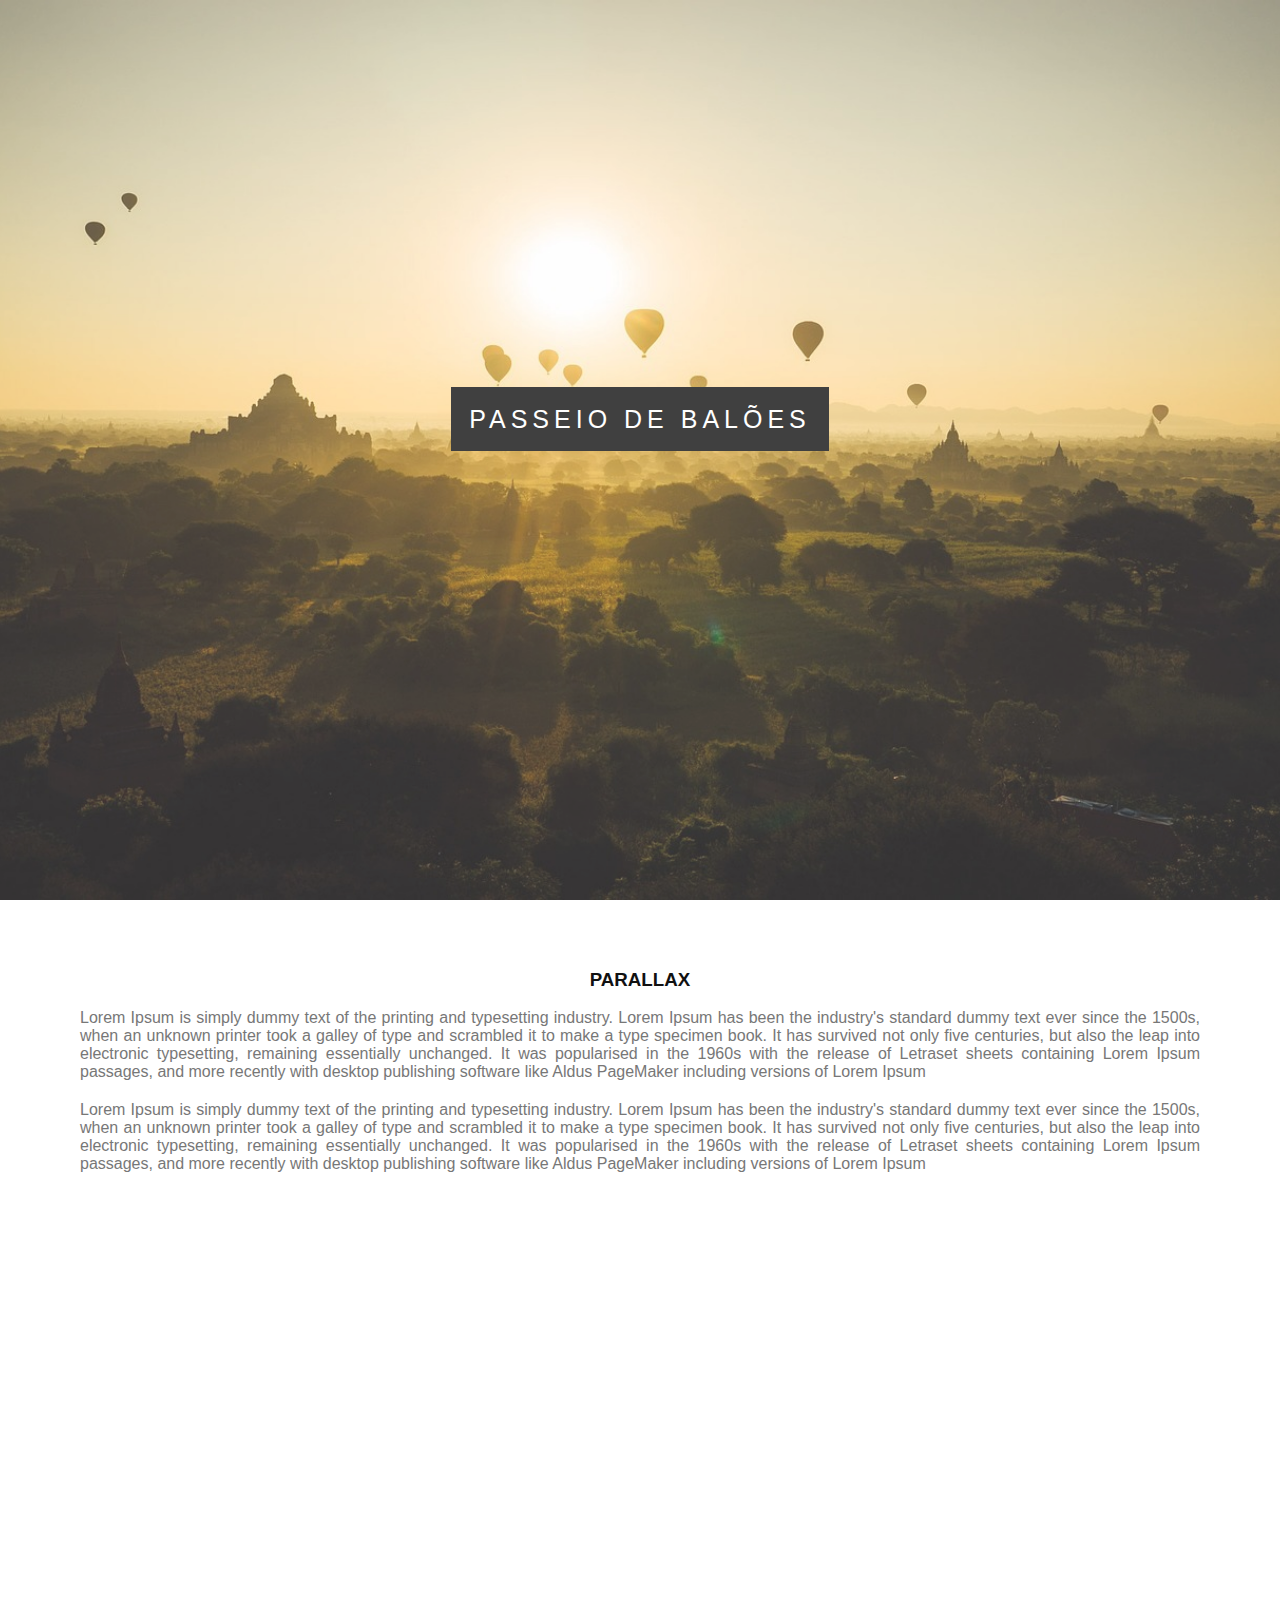
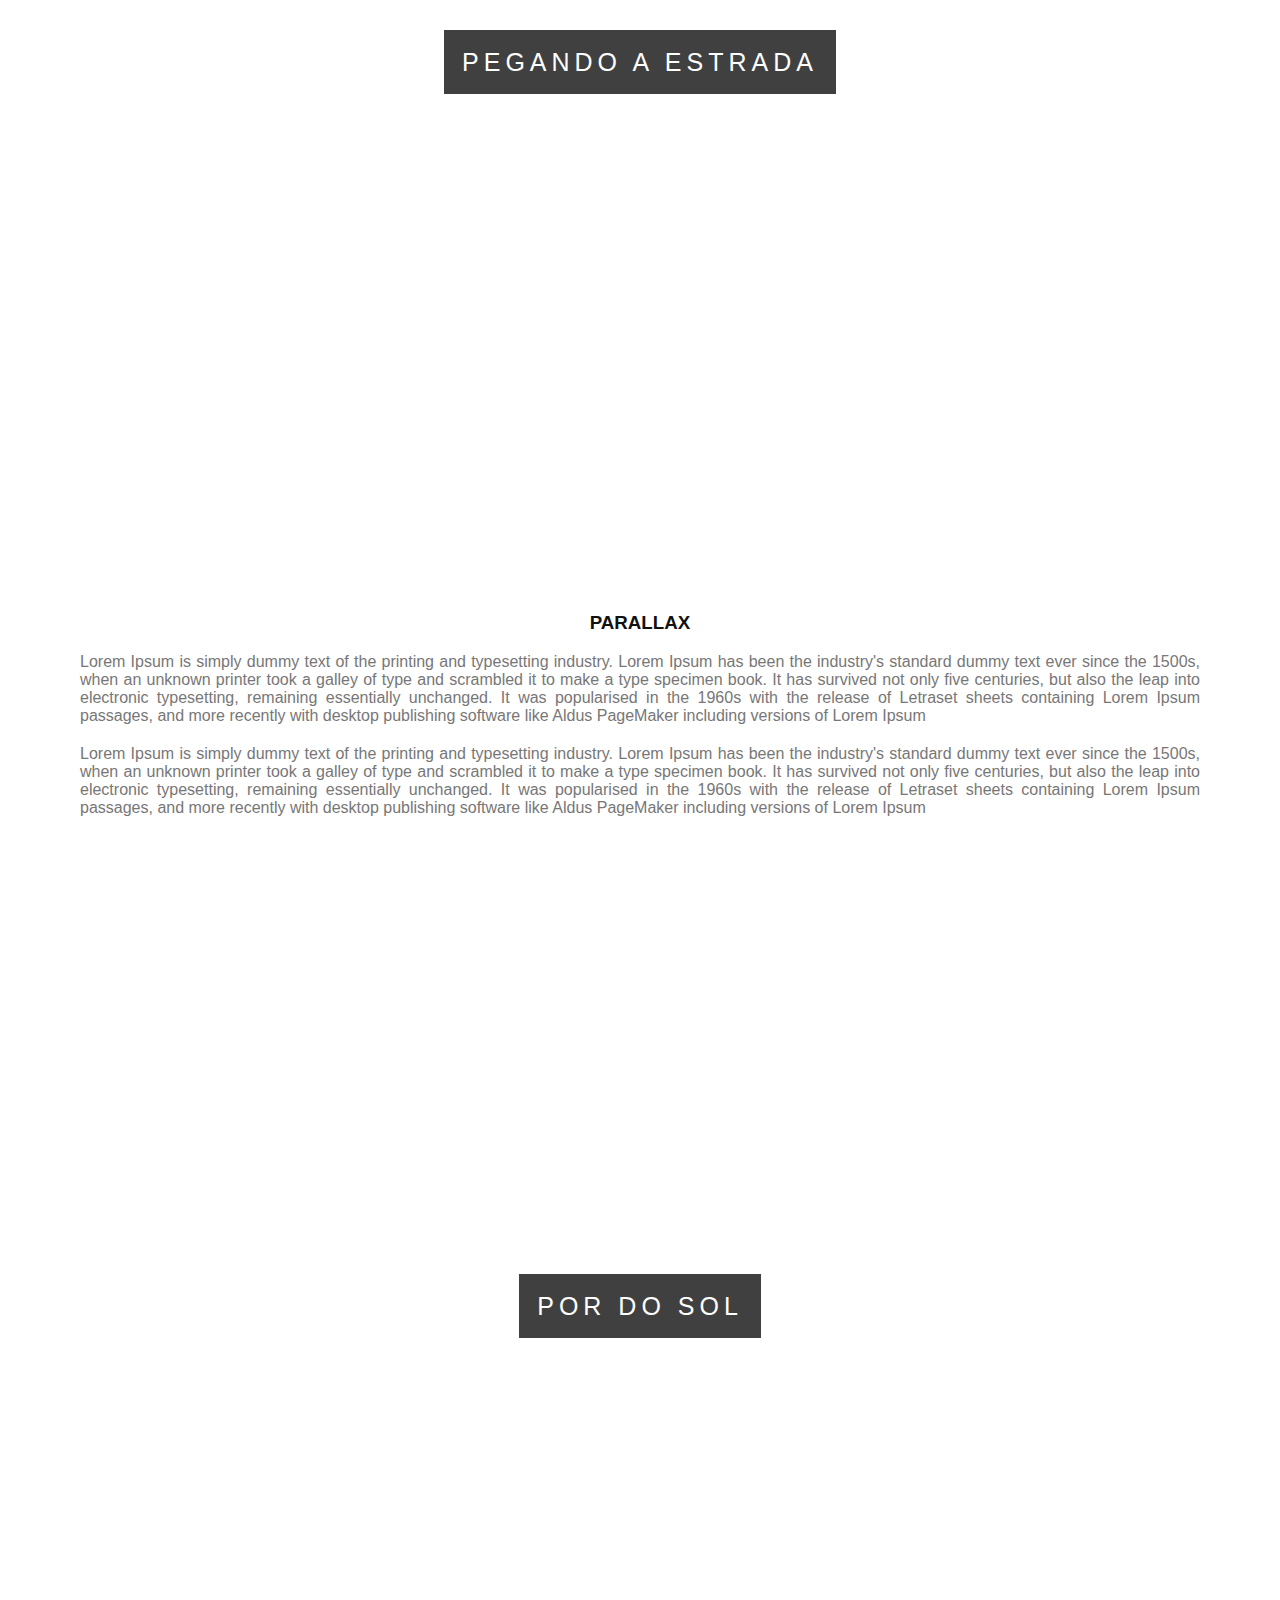
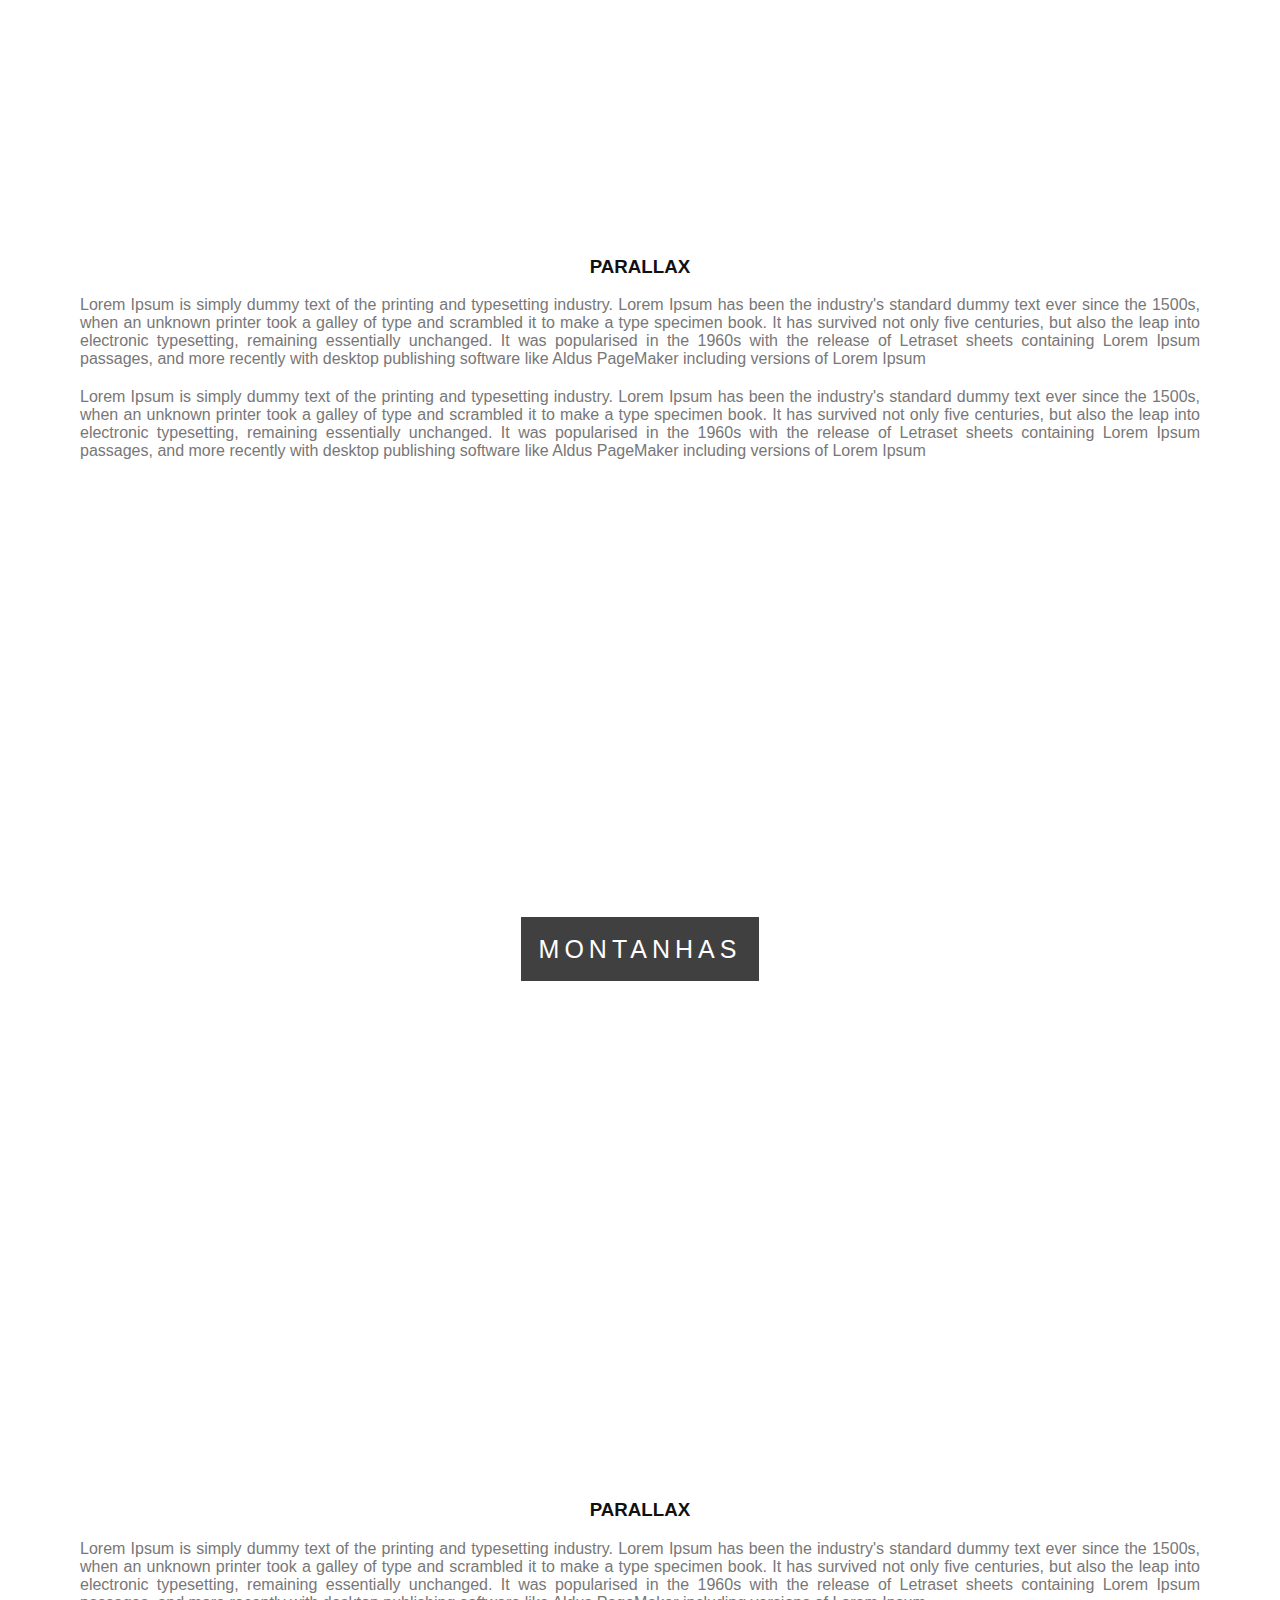
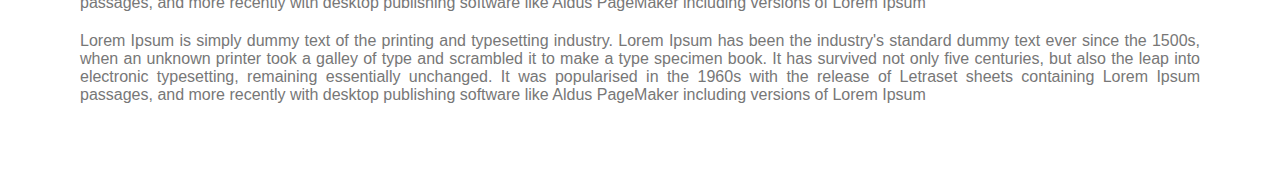
<file: ParallaxCSS/index.html>
<!DOCTYPE html>
<html>
<head>
	<meta charset="utf-8">
	<meta name="viewport" content="width=device-width, initial-scale=1">
	<link rel="stylesheet" type="text/css" href="css/estilo.css">
	<title>Parallax</title>
</head>
<body>

	<div class="caixa1">
		<div class="conteudo-titulo">
			<span class="titulo">PASSEIO DE BALÕES</span>
		</div>
	</div>

	<div class="conteudo">
		<h3>Parallax</h3>
		<p>Lorem Ipsum is simply dummy text of the printing and typesetting industry. Lorem Ipsum has been the industry's standard dummy text ever since the 1500s, when an unknown printer took a galley of type and scrambled it to make a type specimen book. It has survived not only five centuries, but also the leap into electronic typesetting, remaining essentially unchanged. It was popularised in the 1960s with the release of Letraset sheets containing Lorem Ipsum passages, and more recently with desktop publishing software like Aldus PageMaker including versions of Lorem Ipsum</p>

		<p>Lorem Ipsum is simply dummy text of the printing and typesetting industry. Lorem Ipsum has been the industry's standard dummy text ever since the 1500s, when an unknown printer took a galley of type and scrambled it to make a type specimen book. It has survived not only five centuries, but also the leap into electronic typesetting, remaining essentially unchanged. It was popularised in the 1960s with the release of Letraset sheets containing Lorem Ipsum passages, and more recently with desktop publishing software like Aldus PageMaker including versions of Lorem Ipsum</p>
	</div>

	<div class="caixa2">
		<div class="conteudo-titulo">
			<span class="titulo">PEGANDO A ESTRADA</span>
		</div>
	</div>

	<div class="conteudo">
		<h3>Parallax</h3>
		<p>Lorem Ipsum is simply dummy text of the printing and typesetting industry. Lorem Ipsum has been the industry's standard dummy text ever since the 1500s, when an unknown printer took a galley of type and scrambled it to make a type specimen book. It has survived not only five centuries, but also the leap into electronic typesetting, remaining essentially unchanged. It was popularised in the 1960s with the release of Letraset sheets containing Lorem Ipsum passages, and more recently with desktop publishing software like Aldus PageMaker including versions of Lorem Ipsum</p>

		<p>Lorem Ipsum is simply dummy text of the printing and typesetting industry. Lorem Ipsum has been the industry's standard dummy text ever since the 1500s, when an unknown printer took a galley of type and scrambled it to make a type specimen book. It has survived not only five centuries, but also the leap into electronic typesetting, remaining essentially unchanged. It was popularised in the 1960s with the release of Letraset sheets containing Lorem Ipsum passages, and more recently with desktop publishing software like Aldus PageMaker including versions of Lorem Ipsum</p>
	</div>

	<div class="caixa3">
		<div class="conteudo-titulo">
			<span class="titulo">POR DO SOL</span>
		</div>

	</div>
		<div class="conteudo">
		<h3>Parallax</h3>
		<p>Lorem Ipsum is simply dummy text of the printing and typesetting industry. Lorem Ipsum has been the industry's standard dummy text ever since the 1500s, when an unknown printer took a galley of type and scrambled it to make a type specimen book. It has survived not only five centuries, but also the leap into electronic typesetting, remaining essentially unchanged. It was popularised in the 1960s with the release of Letraset sheets containing Lorem Ipsum passages, and more recently with desktop publishing software like Aldus PageMaker including versions of Lorem Ipsum</p>

		<p>Lorem Ipsum is simply dummy text of the printing and typesetting industry. Lorem Ipsum has been the industry's standard dummy text ever since the 1500s, when an unknown printer took a galley of type and scrambled it to make a type specimen book. It has survived not only five centuries, but also the leap into electronic typesetting, remaining essentially unchanged. It was popularised in the 1960s with the release of Letraset sheets containing Lorem Ipsum passages, and more recently with desktop publishing software like Aldus PageMaker including versions of Lorem Ipsum</p>
	</div>
	

	<div class="caixa4">
		<div class="conteudo-titulo">
			<span class="titulo">MONTANHAS</span>
		</div>
	</div>
		<div class="conteudo">
		<h3>Parallax</h3>
		<p>Lorem Ipsum is simply dummy text of the printing and typesetting industry. Lorem Ipsum has been the industry's standard dummy text ever since the 1500s, when an unknown printer took a galley of type and scrambled it to make a type specimen book. It has survived not only five centuries, but also the leap into electronic typesetting, remaining essentially unchanged. It was popularised in the 1960s with the release of Letraset sheets containing Lorem Ipsum passages, and more recently with desktop publishing software like Aldus PageMaker including versions of Lorem Ipsum</p>

		<p>Lorem Ipsum is simply dummy text of the printing and typesetting industry. Lorem Ipsum has been the industry's standard dummy text ever since the 1500s, when an unknown printer took a galley of type and scrambled it to make a type specimen book. It has survived not only five centuries, but also the leap into electronic typesetting, remaining essentially unchanged. It was popularised in the 1960s with the release of Letraset sheets containing Lorem Ipsum passages, and more recently with desktop publishing software like Aldus PageMaker including versions of Lorem Ipsum</p>
	</div>
	

</body>
</html>
</file>
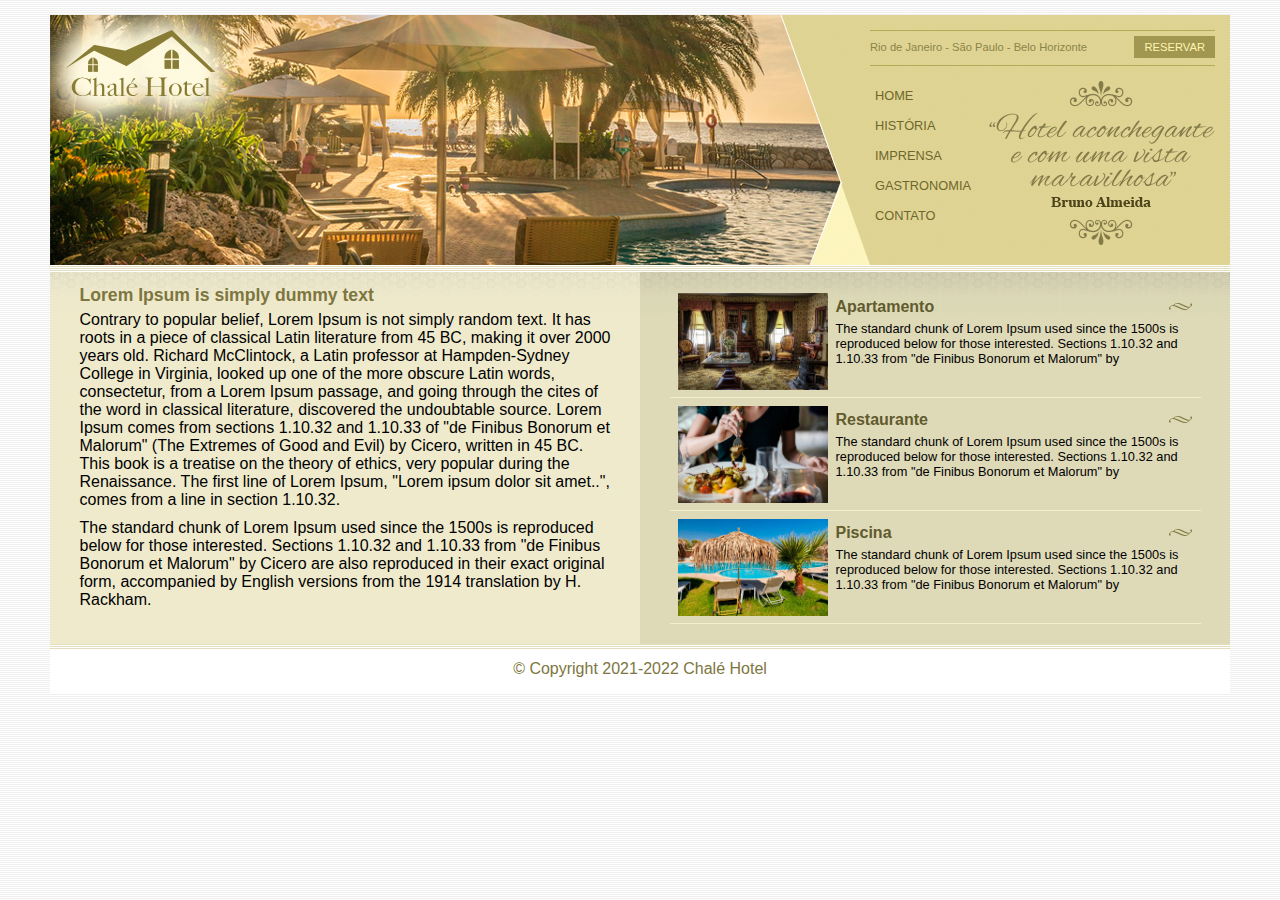
<file: ProjetoChaleHotel/index.html>
<!DOCTYPE html>
<html>
<head>
	<meta charset="utf-8">
	<meta name="viewport" content="width=device-width, initial-scale=1">
	<link rel="stylesheet" type="text/css" href="css/estilo.css">
	<title>Chalé Hotel</title>
</head>
<body>

	<div id="container"> <!-- Inicio Container -->
		<div id="topo"> <!-- Inicio Topo -->

			<div id="area-logo">
				<h1 class="logo"><a href="">Chalé Hotel</a></h1>
			</div>

			<div id="area-menu"> <!-- Inicio Conteudo Menu -->
				<div id="conteudo-menu">
					<div id="menu-locais">
						<span class="locais">Rio de Janeiro - São Paulo - Belo Horizonte</span>
						<a class="reserva" href="">Reservar</a>
						<div style="clear:both;"></div>
					</div>

					<div id="menu"> <!-- Inicio Menu -->
						<ul id="navegacao">
							<li><a href="">Home</a></li>
							<li><a href="">História</a></li>
							<li><a href="">Imprensa</a></li>
							<li><a href="">Gastronomia</a></li>
							<li><a href="">Contato</a></li>
						</ul>

						<img class="depoimento" src="imagens/depoimento.png">
					</div> <!-- Fim Menu -->

				</div>
			</div> <!-- Fim Conteudo Menu -->


		</div> <!-- Fim Topo -->

		<div id="area-principal"> <!-- Inicio Area Principal Esquerda -->
			<div class="conteudo">
				<h2>
					Lorem Ipsum is simply dummy text
				</h2>

				<p>
					Contrary to popular belief, Lorem Ipsum is not simply random text. It has roots in a piece of classical Latin literature from 45 BC, making it over 2000 years old. Richard McClintock, a Latin professor at Hampden-Sydney College in Virginia, looked up one of the more obscure Latin words, consectetur, from a Lorem Ipsum passage, and going through the cites of the word in classical literature, discovered the undoubtable source. Lorem Ipsum comes from sections 1.10.32 and 1.10.33 of "de Finibus Bonorum et Malorum" (The Extremes of Good and Evil) by Cicero, written in 45 BC. This book is a treatise on the theory of ethics, very popular during the Renaissance. The first line of Lorem Ipsum, "Lorem ipsum dolor sit amet..", comes from a line in section 1.10.32.
				</p>

				<p>
					The standard chunk of Lorem Ipsum used since the 1500s is reproduced below for those interested. Sections 1.10.32 and 1.10.33 from "de Finibus Bonorum et Malorum" by Cicero are also reproduced in their exact original form, accompanied by English versions from the 1914 translation by H. Rackham.
				</p>

			</div>
		</div> <!-- Fim Area Principal Esquerda -->

		<div id="area-lateral"> <!-- Inicio Area Principal Direita -->
			<div class="conteudo">
				
				<ul id="beneficios">
					<li>
						<a href="">
							<img src="imagens/apartamento.jpg" width="150" alt="Apartamento">
							<h3>Apartamento</h3>
							<p>The standard chunk of Lorem Ipsum used since the 1500s is reproduced below for those interested. Sections 1.10.32 and 1.10.33 from "de Finibus Bonorum et Malorum" by</p>
						</a>
					</li>

					<li>
						<a href="">
							<img src="imagens/restaurante.jpg" width="150" alt="Restaurante">
							<h3>Restaurante</h3>
							<p>The standard chunk of Lorem Ipsum used since the 1500s is reproduced below for those interested. Sections 1.10.32 and 1.10.33 from "de Finibus Bonorum et Malorum" by</p>
						</a>
					</li>

					<li>
						<a href="">
							<img src="imagens/piscina.jpg" width="150" alt="Piscina">
							<h3>Piscina</h3>
							<p>The standard chunk of Lorem Ipsum used since the 1500s is reproduced below for those interested. Sections 1.10.32 and 1.10.33 from "de Finibus Bonorum et Malorum" by</p>
						</a>
					</li>

				</ul>

			</div>
		</div> <!-- Fim Area Principal Direita -->

		<div id="rodape">
			<span>&copy; Copyright 2021-2022 Chalé Hotel</span>
		</div>

	</div> <!-- Fim Container -->

</body>
</html>
</file>
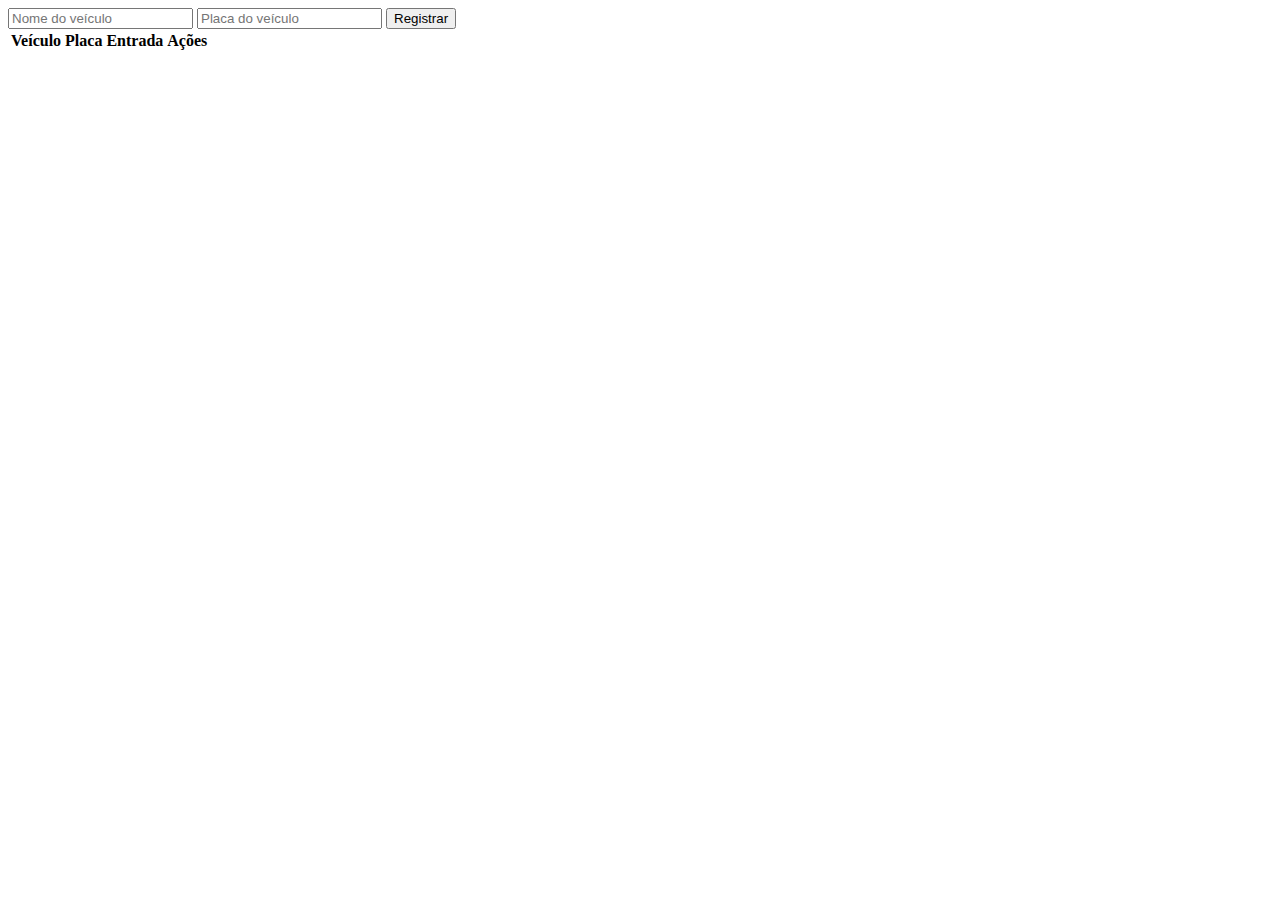
<file: ProjetoEstacionamento/index.html>
<!DOCTYPE html>
<html lang="en">
  <head>
    <meta charset="UTF-8" />
    <meta name="viewport" content="width=device-width, initial-scale=1.0" />
    <meta http-equiv="X-UA-Compatible" content="ie=edge" />
    <title>Estacionamento</title>
  </head>
  <body>
    <div>
      <input
        type="text"
        id="name"
        placeholder="Nome do veículo"
        autocomplete="off"
      />
      <input
        type="text"
        id="licence"
        placeholder="Placa do veículo"
        autocomplete="off"
      />
      <button id="send" class="success">Registrar</button>
    </div>
    <table>
      <thead>
        <tr>
          <th>Veículo</th>
          <th>Placa</th>
          <th>Entrada</th>
          <th>Ações</th>
        </tr>
      </thead>
      <tbody id="garage"></tbody>
    </table>
  </body>

  <script src="./main.js"></script>
</html>
</file>
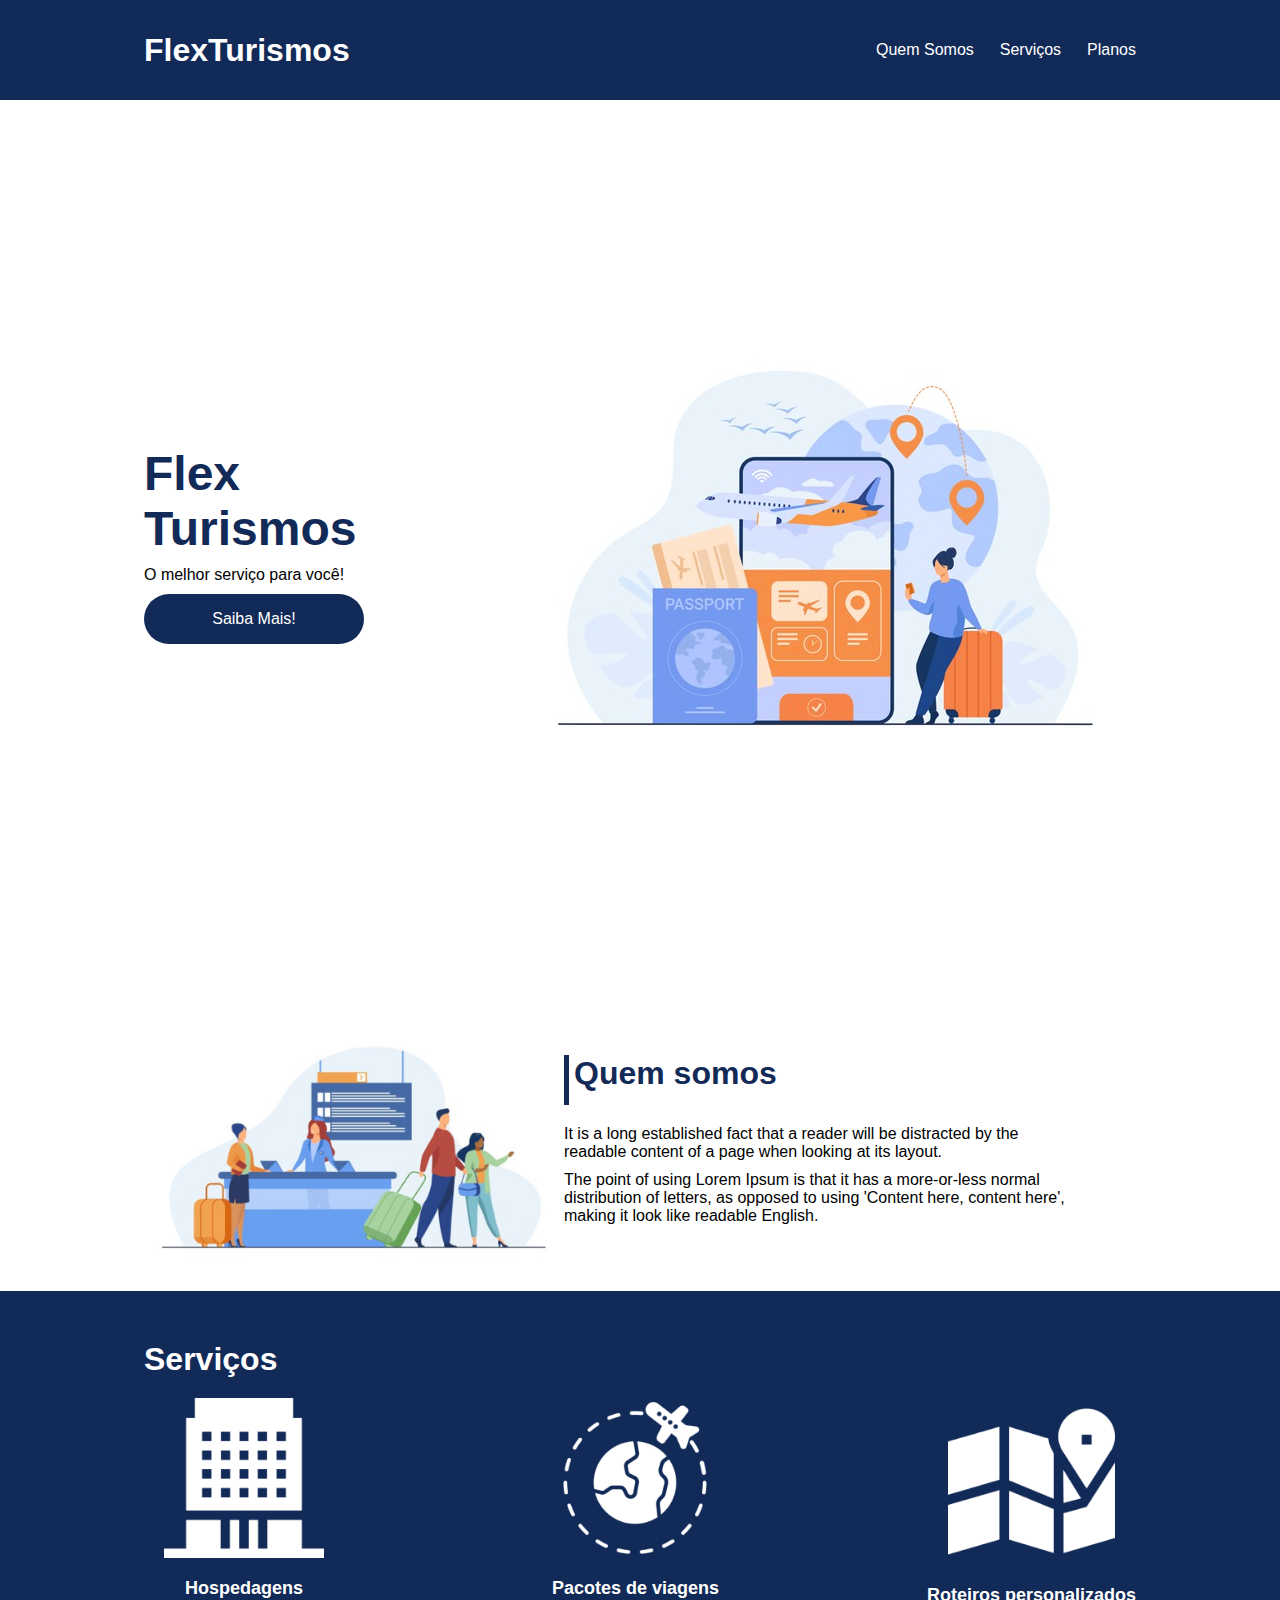
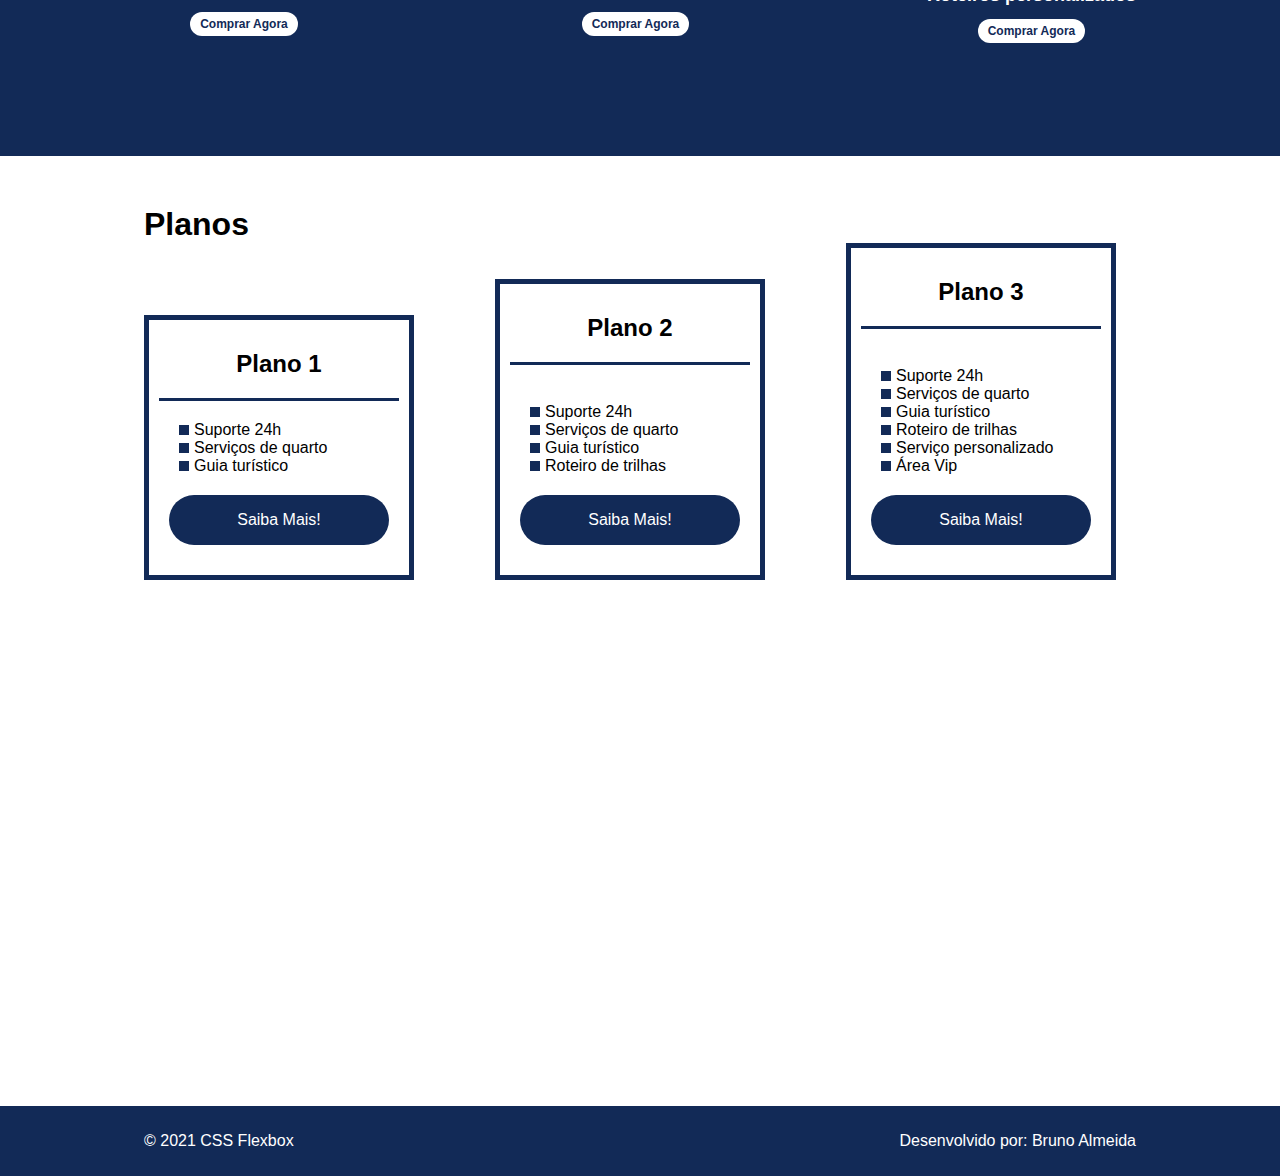
<file: ProjetoFlexBox/index.html>
<!DOCTYPE html>
<html lang="pt-br">
<head>
    <meta charset="UTF-8">
    <meta name="viewport" content="width=device-width, initial-scale=1.0">
    <title>Flex Turismos</title>
    <link rel="stylesheet" href="./style.css">
</head>
<body>
    <header>
        <div class="flex-container menu">
        <div><h1>FlexTurismos</h1></div>
        <ul class="list-items">
            <li><a href="#quem-somos">Quem Somos</a></li>
            <li><a href="#servicos">Serviços</a></li>
            <li><a href="#planos">Planos</a></li>
        </div>
        </ul>
    </header>

    <div class="flex-container apresentacao">
        <div class="texto-apresentacao">
            <h1>Flex <br>Turismos</h1>
            <p>O melhor serviço para você!</p>
            <a href="" class="btn">Saiba Mais!</a>
        </div>

        <div>
            <div><img src="./images/0-main.png" alt="banner de apresentação"></div>
        </div>
    </div>

    <div class="flex-container" id="quem-somos">
        <div>
            <h2>Quem somos</h2>
            <p>It is a long established fact that a reader will be distracted by the readable content of a page when looking at its layout. </p>
            <p>The point of using Lorem Ipsum is that it has a more-or-less normal distribution of letters, as opposed to using 'Content here, content here', making it look like readable English.</p>
        </div>

        <div>
            <img src="./images/1-quem-somos.png" alt="balcão de atendimento">
        </div>
    </div>

    <div class="container-externa">
        <div class="flex-container" id="servicos">
            <div>
                <h2>Serviços</h2>
            </div>

            <div class="list-servicos">
                <div class="item-servico">
                    <div><img src="./images/icon-2.png" alt="hospedagens"></div>
                    <p>Hospedagens</p>
                    <a href="#">Comprar Agora</a>
                </div>

                <div class="item-servico">
                    <div><img src="./images/icon-1.png" alt="pacote de viagens"></div>
                    <p>Pacotes de viagens</p>
                    <a href="#">Comprar Agora</a>
                    </div>

                <div class="item-servico">
                    <div><img src="./images/icon-3.png" alt="roteiros personalizados"></div>
                    <p>Roteiros personalizados</p>
                    <a href="#">Comprar Agora</a>
                </div>

            </div>
        </div>
    </div>
    

    <div class="flex-container" id="planos">
        
        <div><h2>Planos</h2></div>
        
        <div class="list-planos">
            <div class="item-planos">
                <h3>Plano 1</h3>
                <ul>
                    <li>Suporte 24h</li>
                    <li>Serviços de quarto</li>
                    <li>Guia turístico</li>
                </ul>
                <a href="#" class="btn">Saiba Mais!</a>
            </div>
    
            <div class="item-planos">
                <h3>Plano 2</h3><br>
                <ul>
                    <li>Suporte 24h</li>
                    <li>Serviços de quarto</li>
                    <li>Guia turístico</li>
                    <li>Roteiro de trilhas</li>
                </ul>
                <a href="#" class="btn">Saiba Mais!</a>
            </div>
    
            <div class="item-planos">
                <h3>Plano 3</h3><br>
                <ul>
                    <li>Suporte 24h</li>
                    <li>Serviços de quarto</li>
                    <li>Guia turístico</li>
                    <li>Roteiro de trilhas</li>
                    <li>Serviço personalizado</li>
                    <li>Área Vip</li>
                </ul>
                <a href="#" class="btn">Saiba Mais!</a>
            </div>
        </div>
 
    </div>

    <footer>
        <div class="flex-container footer">
            <p>&copy; 2021 CSS Flexbox</p>
            <p>Desenvolvido por: Bruno Almeida</p>
        </div>
    </footer>
</body>
</html>
</file>
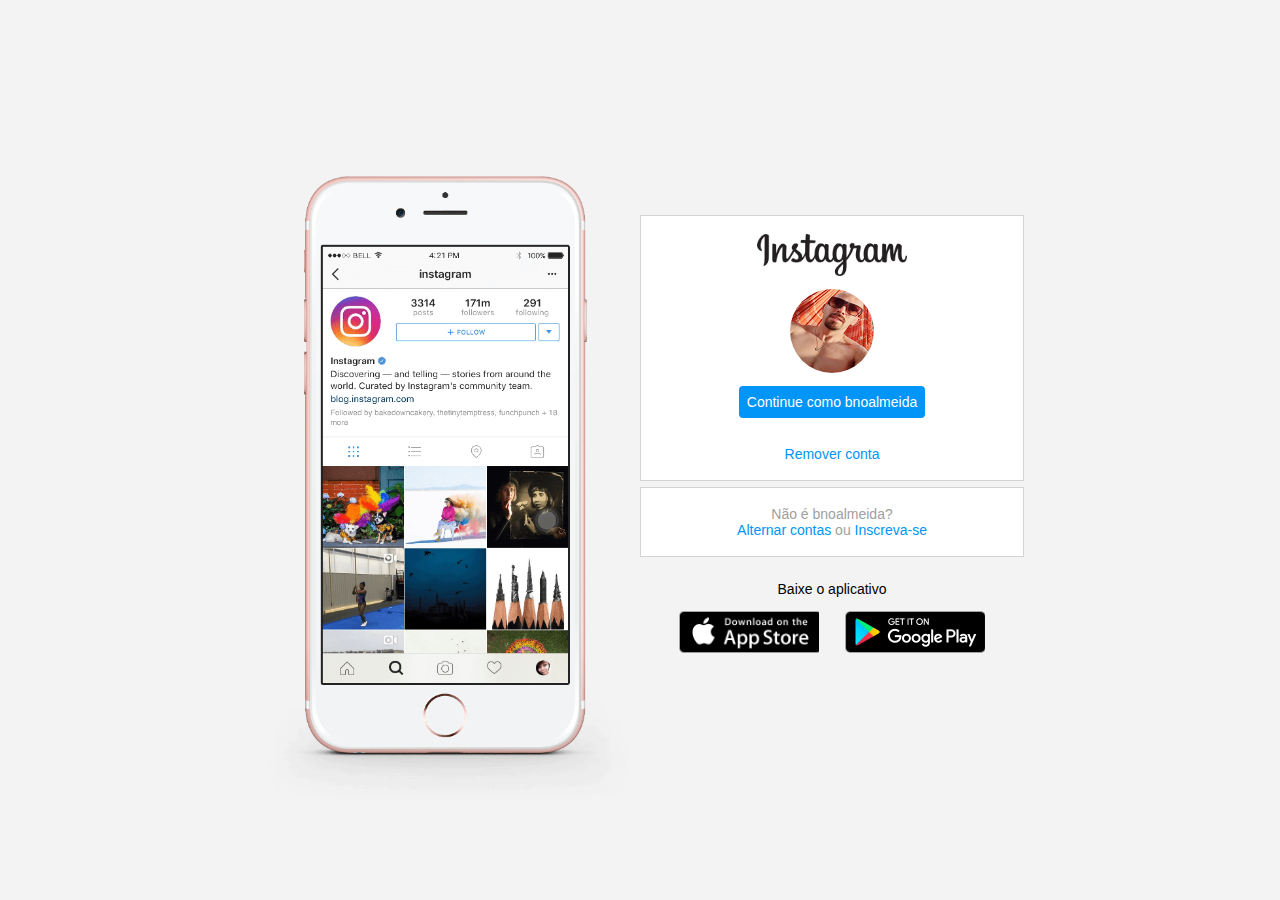
<file: ProjetoInstagram/index.html>
<!DOCTYPE html>
<html lang="en">
<head>
    <meta charset="UTF-8">
    <meta http-equiv="X-UA-Compatible" content="IE=edge">
    <meta name="viewport" content="width=device-width, initial-scale=1.0">

    <link rel="stylesheet" href="css/style.css">
    <title>Instagram</title>
</head>
<body>
    <div class="instagram-wrapper">
        <div class="instagram-phone">
            <img src="./img/instagram-celular.png" alt="celular">
        </div>
        <div class="instagram-continue">
            <div class="group">
                <img src="./img/instagram-logo.png" class="instagram-logo" alt="instagram logo">
                <div class="profile-photo">
                    <img src="./img/perfil-instagram.jpg" alt="foto de perfil">
                </div>
                <a href="#" class="instagram-login">Continue como bnoalmeida</a>
                <a href="#" class="instagram-logout">Remover conta</a>
            </div>
            <div class="group">
                <p class="not-account">Não é bnoalmeida?</p>
                <p class="not-account">
                   <a href="#"><span class="link-blue">Alternar contas</span></a>
                    ou
                    <a href="#"><span class="link-blue">Inscreva-se</span></a>
                </p>
            </div>
            <div class="get-the-app">
                <p class="get-app">Baixe o aplicativo</p>
                <div class="download">
                    <a href="#" class="app-download"></a>
                    <a href="#" class="app-download"></a>
                </div>
            </div>
        </div>
    </div>
</body>
</html>
</file>
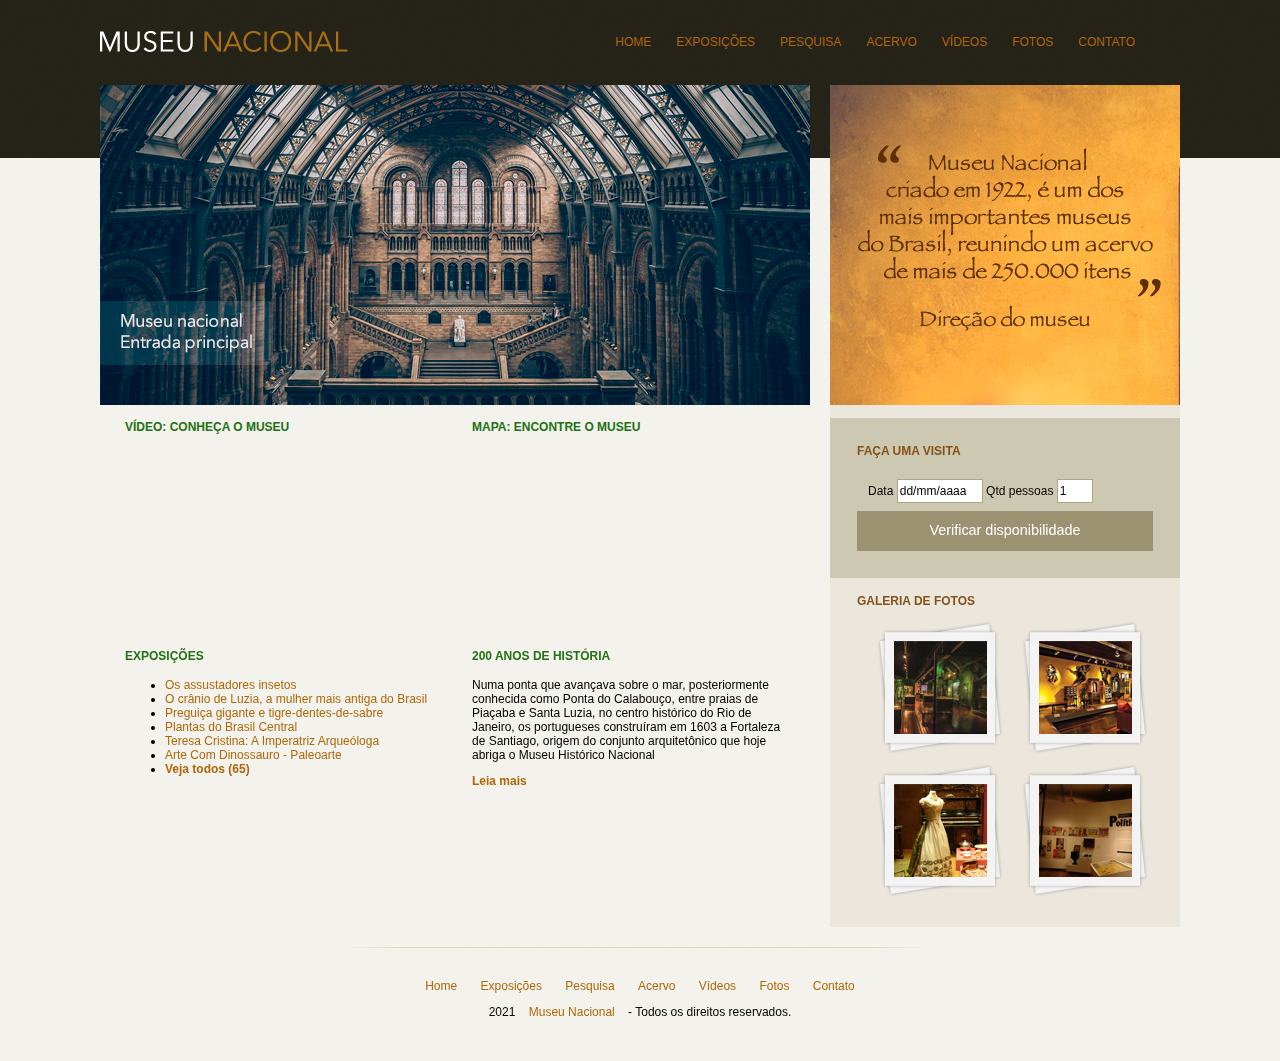
<file: ProjetoMuseuNacional/index.html>
<!DOCTYPE html>
<html lang="pt-br">
<head>
	<meta charset="utf-8">
	<meta name="viewport" content="width=device-width, initial-scale=1">
	<link rel="stylesheet" type="text/css" href="css/estilo.css">
	<link rel="stylesheet" type="text/css" href="css/normalize.css">

	<!--[if lt IE 9]>
		<script src="https://cdnjs.cloudflare.com/ajax/libs/html5shiv/3.7.3/html5shiv-printshiv.min.js"></script>
	<![endif]-->

	<title>Museu Nacional</title>

</head>

<body>

	<div id="container"> <!-- Inicio Container -->

		<header> <!-- Inicio HEADER -->
			<div id="logo">
				<h1><a href="">Museu Nacional</a></abbr></h1>
			</div>

			<nav> <!-- Inicio NAV -->
			<ul>
				<li><a href="">Home</a></li>
				<li><a href="">Exposições</a></li>
				<li><a href="">Pesquisa</a></li>
				<li><a href="">Acervo</a></li>
				<li><a href="">Vídeos</a></li>
				<li><a href="">Fotos</a></li>
				<li><a href="">Contato</a></li>
			</ul>
		</nav> <!-- Fim NAV -->
		</header> <!-- Fim HEADER -->

		<div id="principal"> <!-- Inicio Principal -->

			<div id="conteudo"> <!-- Inicio Conteudo -->
				<section id="capa">
					<img src="img/museu.png">					
				</section>

				<section id="postagens">
					
					<article id="video">
						<h3>Vídeo: Conheça o museu</h3>
						<iframe width="310" height="170" src="https://www.youtube.com/embed/RGUYb-hivrc" title="YouTube video player" frameborder="0" allow="accelerometer; autoplay; clipboard-write; encrypted-media; gyroscope; picture-in-picture" allowfullscreen></iframe>
					</article>

					<article id="mapa">
						<h3>Mapa: Encontre o museu</h3>
						<iframe src="https://www.google.com/maps/embed?pb=!1m18!1m12!1m3!1d3675.206311665319!2d-43.228717585034445!3d-22.90575998501238!2m3!1f0!2f0!3f0!3m2!1i1024!2i768!4f13.1!3m3!1m2!1s0x997e58a085b7af%3A0x4d11e9a933d38ce3!2sMuseu%20Nacional%20-%20UFRJ!5e0!3m2!1spt-PT!2spt!4v1638471772539!5m2!1spt-PT!2spt" width="310" height="170" style="border:0;" allowfullscreen="" loading="lazy"></iframe>
					</article>

					<article id="exposicoes">
						<h3>Exposições</h3>
						<ul>
							<li>
								<a href="">Os assustadores insetos</a>
							</li>
							<li>
								<a href="">O crânio de Luzia, a mulher mais antiga do Brasil</a>
							</li>
							<li>
								<a href="">Preguiça gigante e tigre-dentes-de-sabre</a>
							</li>
							<li>
								<a href="">Plantas do Brasil Central</a>
							</li>
							<li>
								<a href="">Teresa Cristina: A Imperatriz Arqueóloga</a>
							</li>
							<li>
								<a href="">Arte Com Dinossauro - Paleoarte</a>
							</li>
							<li>
								<a href="#"><strong>Veja todos (65)</strong></a>
							</li>
						</ul>
					</article>

					<article id="historia">
						<h3>200 anos de história</h3>
						<p>
							Numa ponta que avançava sobre o mar,
							posteriormente conhecida como Ponta do 
							Calabouço, entre praias de Piaçaba e Santa
							Luzia, no centro histórico do Rio de Janeiro,
							os portugueses construíram em 1603 a Fortaleza
							de Santiago, origem do conjunto arquitetônico
							que hoje abriga o Museu Histórico Nacional
						</p>
						<a href=""><strong>Leia mais</strong></a>
					</article>

				</section>

			</div> <!-- Fim Conteudo -->

			<aside> <!-- Inicio ASIDE(Lateral) -->
				<section id="depoimento">
					<img src="img/depoimento.png">
				</section>

				<section id="visita"> <!-- Inicio seção Visita -->
					<h4>Faça uma visita</h4>
					<form>
						<fieldset>

							<legend>Selecione uma data</legend>
							
							<label for="data">Data</label>
							<input class="campo" type="text" id="data" value="dd/mm/aaaa">

							<label for="qtd">Qtd pessoas</label>
							<input style="width: 30px;" class="campo" type="text" id="qtd" value="1">
						</fieldset>

						<input class="botao" type="submit" value="Verificar disponibilidade">

					</form>
				</section> <!-- Fim seção Visita -->

				<section id="galeria"> <!-- Inicio Galeria -->
					<h4>Galeria de fotos</h4>
					<a href="">
						<img src="img/imagem1.jpg" height="93" width="93" alt="Descricao Imagem1">
					</a>

					<a href="">
						<img src="img/imagem2.jpg" height="93" width="93" alt="Descricao Imagem2">
					</a>

					<a href="">
						<img src="img/imagem3.jpg" height="93" width="93" alt="Descricao Imagem3">
					</a>

					<a href="">
						<img src="img/imagem4.jpg" height="93" width="93" alt="Descricao Imagem4">
					</a>
				</section> <!-- Fim Galeria -->

			</aside> <!-- Fim ASIDE(Lateral) -->

			<footer>
				<p>
					<a href="">Home</a>
					<a href="">Exposições</a>
					<a href="">Pesquisa</a>
					<a href="">Acervo</a>
					<a href="">Vídeos</a>
					<a href="">Fotos</a>
					<a href="">Contato</a>
				</p>
				<p>
					2021 <a href="">Museu Nacional</a> - Todos os direitos reservados.
				</p>
			</footer>
			
		</div> <!-- Fim Principal -->

	</div> <!-- Fim Container -->

</body>
</html>
</file>
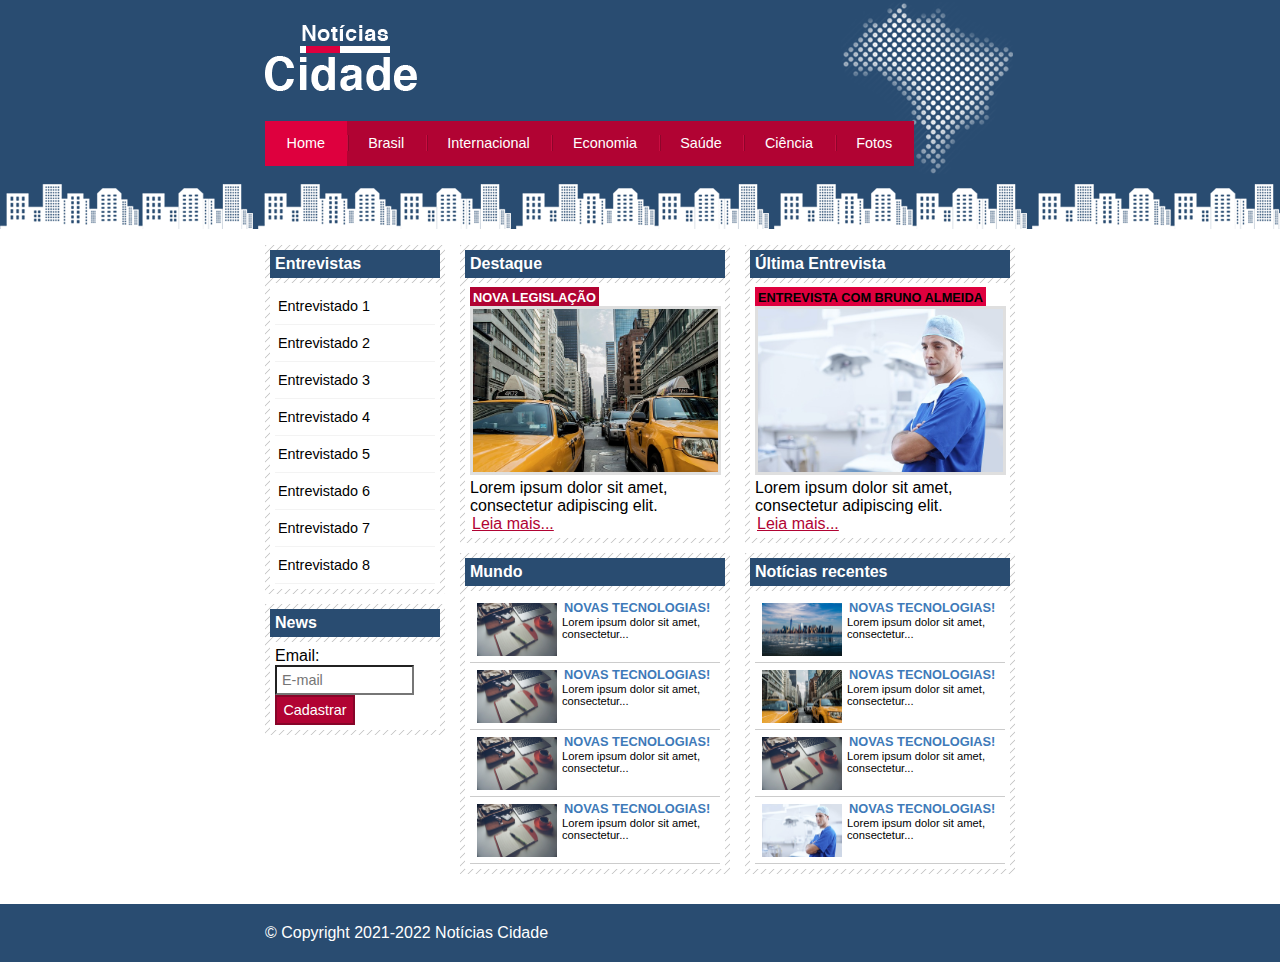
<file: ProjetoNoticiaCidade/index.html>
<!DOCTYPE html>
<html>
	<head>
		<meta charset="utf-8">
		<title>Notícias Cidade - Seu site de notícias</title>
		<link rel="stylesheet" type="text/css" href="css/estilo.css"> <!-- Estilo customizado CSS -->
	</head>
	
	<body id="tres-colunas" class="home">
		<!-- Início Container-->
		<div id="container">
			<!-- Início Topo-->
			<div id="topo">
				<h1 class="logo">Notícias Cidade</h1>
				
				<ul id="navegacao">
					<li class="primeiro"><a id="home" href="index.html">Home</a></li>
					<li><a id="brasil" href="brasil.html">Brasil</a></li>
					<li><a id="internacional" href="internacional.html">Internacional</a></li>
					<li><a id="economia" href="economia.html">Economia</a></li>
					<li><a id="saude" href="saude.html">Saúde</a></li>
					<li><a id="ciencia" href="ciencia.html">Ciência</a></li>
					<li><a id="fotos" href="fotos.html">Fotos</a></li>
				</ul>
			</div> <!-- Fim Topo-->

			<div id="conteudo">
				<!-- Inicio Primario -->
				<div id="primario">

					<div class="caixa destaque">
						<h2>Destaque</h2>
						<div class="caixa-conteudo">
							<h3>Nova Legislação</h3>
							<img class="imagem-principal" src="imagens/taxi.jpg" width="100%">
							<p>
								Lorem ipsum dolor sit amet,
								consectetur adipiscing elit.
							</p>
							<a href="novalegislacao.html">Leia mais...</a>
						</div>
					</div>

					<!-- Inicio conteudo Primario 2-->
					<div class="caixa">
						<h2>Mundo</h2>
						<div class="caixa-conteudo">
							<ul id="lista-noticias">
								<li>
									<a href="">
										<img src="imagens/tecnologia.jpg" width="80">
										<h3>Novas tecnologias!</h3>
										<p>Lorem ipsum dolor sit amet,
										consectetur...</p>
									</a>
								</li>
								<li>
									<a href="">
										<img src="imagens/tecnologia.jpg" width="80">
										<h3>Novas tecnologias!</h3>
										<p>Lorem ipsum dolor sit amet,
										consectetur...</p>
									</a>
								</li>
								<li>
									<a href="">
										<img src="imagens/tecnologia.jpg" width="80">
										<h3>Novas tecnologias!</h3>
										<p>Lorem ipsum dolor sit amet,
										consectetur...</p>
									</a>
								</li>
								<li>
									<a href="">
										<img src="imagens/tecnologia.jpg" width="80">
										<h3>Novas tecnologias!</h3>
										<p>Lorem ipsum dolor sit amet,
										consectetur...</p>
									</a>
								</li>
							</ul>
							
						</div>
					</div><!-- Fim conteudo Primario 2 -->

				</div> <!-- Fim Primário -->

				<!-- Inicio Secundario -->
				<div id="secundario">
					
					<div class="caixa entrevista">
						<h2>Última Entrevista</h2>
						<div class="caixa-conteudo">
							<h3>Entrevista com Bruno Almeida</h3>
							<img class="imagem-principal" src="imagens/doutor.jpg" width="100%">
							<p>
								Lorem ipsum dolor sit amet,
								consectetur adipiscing elit.
							</p>
							<a href="">Leia mais...</a>
						</div>
					</div>

					<div class="caixa">
						<h2>Notícias recentes</h2>
						<div class="caixa-conteudo">
							<ul id="lista-noticias">
								<li>
									<a href="">
										<img src="imagens/cidade.jpg" width="80">
										<h3>Novas tecnologias!</h3>
										<p>Lorem ipsum dolor sit amet,
										consectetur...</p>
									</a>
								</li>
								<li>
									<a href="">
										<img src="imagens/taxi.jpg" width="80">
										<h3>Novas tecnologias!</h3>
										<p>Lorem ipsum dolor sit amet,
										consectetur...</p>
									</a>
								</li>
								<li>
									<a href="">
										<img src="imagens/tecnologia.jpg" width="80">
										<h3>Novas tecnologias!</h3>
										<p>Lorem ipsum dolor sit amet,
										consectetur...</p>
									</a>
								</li>
								<li>
									<a href="">
										<img src="imagens/doutor.jpg" width="80">
										<h3>Novas tecnologias!</h3>
										<p>Lorem ipsum dolor sit amet,
										consectetur...</p>
									</a>
								</li>
							</ul>
							
						</div>
					</div>

				</div><!-- Fim Secundario -->



				<!-- Inicio Lateral -->
				<div id="lateral">
					<div class="caixa">
						<h2>Entrevistas</h2>
						<div class="caixa-conteudo">
							<ul>
								<li><a href="entrevistado1.html">Entrevistado 1</a></li>
								<li><a href="entrevistado2.html">Entrevistado 2</a></li>
								<li><a href="entrevistado3.html">Entrevistado 3</a></li>
								<li><a href="entrevistado4.html">Entrevistado 4</a></li>
								<li><a href="entrevistado5.html">Entrevistado 5</a></li>
								<li><a href="entrevistado6.html">Entrevistado 6</a></li>
								<li><a href="entrevistado7.html">Entrevistado 7</a></li>
								<li><a href="entrevistado8.html">Entrevistado 8</a></li>
							</ul>
						</div>
					</div>

					<div class="caixa">
						<h2>News</h2>
						<div class="caixa-conteudo">
							<form>
								<div>
									<label for="email">Email:</label>
									<input type="text" name="email" id="email" placeholder="E-mail">
								</div>
								<div>
									<input class="submit" type="submit" value="Cadastrar">
								</div>
							</form>
						</div>
					</div>

				</div><!-- Fim Lateral -->

			</div> <!-- Fim Conteudo -->

		</div> <!-- Fim Container -->

		<div id="container-rodape" style="clear: both;"> 
			<div id="rodape">
				&copy; Copyright 2021-2022 Notícias Cidade
			</div>

		</div>

	</body>

</html>
</file>
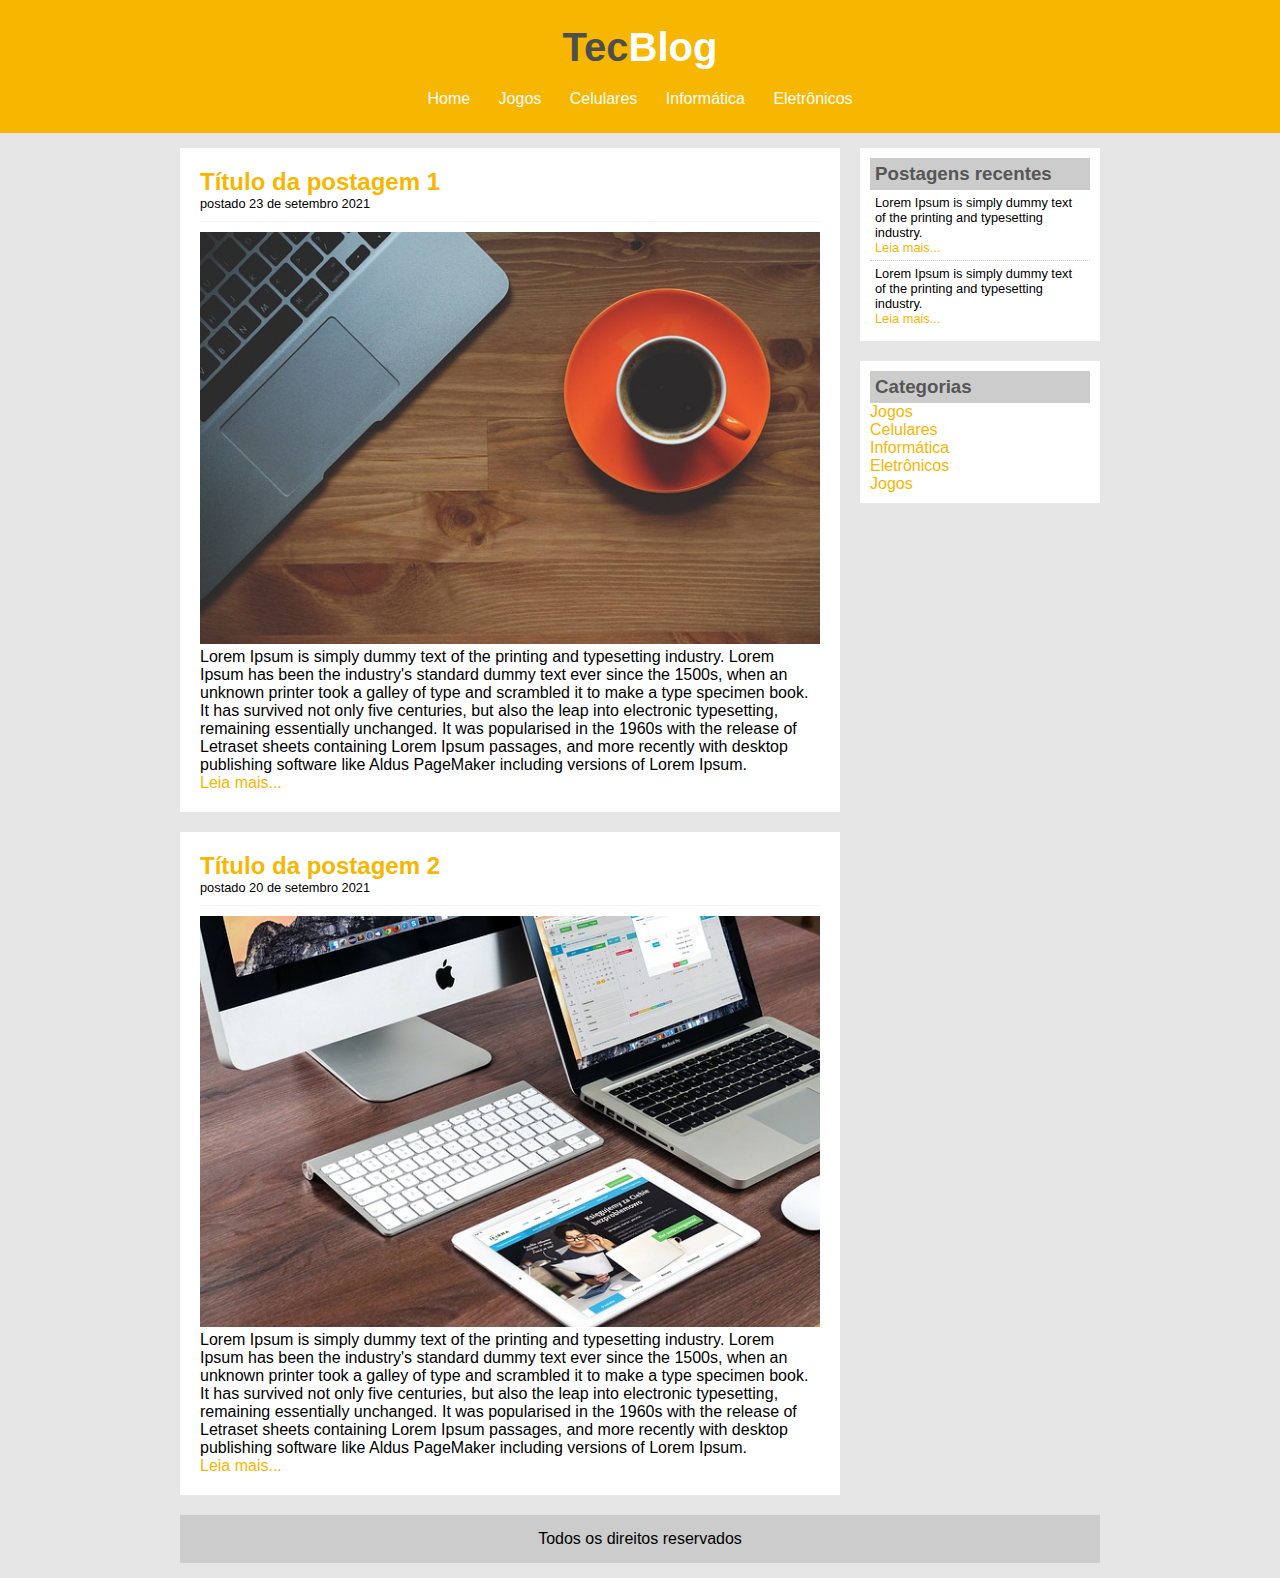
<file: ProjetoTecBlog/index.html>
<!DOCTYPE html>
<html>
<head>
	<meta charset="utf-8">
	<title>TecBlog - O seu Blog de tecnologia</title>
	<link rel="stylesheet" type="text/css" href="css/estilo.css">

</head>
<body>

	<div id="area-cabecalho">
		<div id="area-logo">
			<h1>Tec<span class="branco">Blog</span></h1>
		</div>
		<div id="area-menu">
			<a href="index.html">Home</a>
			<a href="jogos.html">Jogos</a>
			<a href="celulares.html">Celulares</a>
			<a href="informatica.html">Informática</a>
			<a href="eletronicos.html">Eletrônicos</a>
		</div>
		
	</div>

	<div id="area-principal">
		<div id="area-postagens">

			<!-- ABERTURA POSTAGEM -->
			<div class="postagem">
				<h2>Título da postagem 1</h2>
				<span class="data-postagem">postado 23 de setembro 2021</span>
				<img width="620px" src="imagens/imagem1.jpg">
				<p>
					Lorem Ipsum is simply dummy text of the printing and typesetting industry. Lorem Ipsum has been the industry's standard dummy text ever since the 1500s, when an unknown printer took a galley of type and scrambled it to make a type specimen book. It has survived not only five centuries, but also the leap into electronic typesetting, remaining essentially unchanged. It was popularised in the 1960s with the release of Letraset sheets containing Lorem Ipsum passages, and more recently with desktop publishing software like Aldus PageMaker including versions of Lorem Ipsum.
				</p>
				<a href="">Leia mais...</a>
			</div> <!-- FECHAMENTO POSTAGEM -->

			<!-- ABERTURA POSTAGEM -->
			<div class="postagem">
				<h2>Título da postagem 2</h2>
				<span class="data-postagem">postado 20 de setembro 2021</span>
				<img width="620px" src="imagens/imagem2.jpg">
				<p>
					Lorem Ipsum is simply dummy text of the printing and typesetting industry. Lorem Ipsum has been the industry's standard dummy text ever since the 1500s, when an unknown printer took a galley of type and scrambled it to make a type specimen book. It has survived not only five centuries, but also the leap into electronic typesetting, remaining essentially unchanged. It was popularised in the 1960s with the release of Letraset sheets containing Lorem Ipsum passages, and more recently with desktop publishing software like Aldus PageMaker including versions of Lorem Ipsum.
				</p>
				<a href="">Leia mais...</a>
			</div> <!-- FECHAMENTO POSTAGEM -->


		</div>

		<div id="area-lateral">
			
			<div class="conteudo-lateral">
				<h3>Postagens recentes</h3>
				<div class="postagem-lateral">
					<p>
						Lorem Ipsum is simply dummy text of the printing and typesetting industry.
					</p>
					<a href="">Leia mais...</a>	
				</div>

				<div class="postagem-lateral" style="border-bottom: none;">
					<p>
						Lorem Ipsum is simply dummy text of the printing and typesetting industry.
					</p>
					<a href="">Leia mais...</a>	
				</div>

			</div>

			<div class="conteudo-lateral">
				<h3>Categorias</h3>
				<a href="">Jogos</a><br>
				<a href="">Celulares</a><br>
				<a href="">Informática</a><br>
				<a href="">Eletrônicos</a><br>
				<a href="">Jogos</a><br>

			</div>


		</div>

		<div id="rodape">Todos os direitos reservados</div>
		
	</div>

	
</body>
</html>
</file>
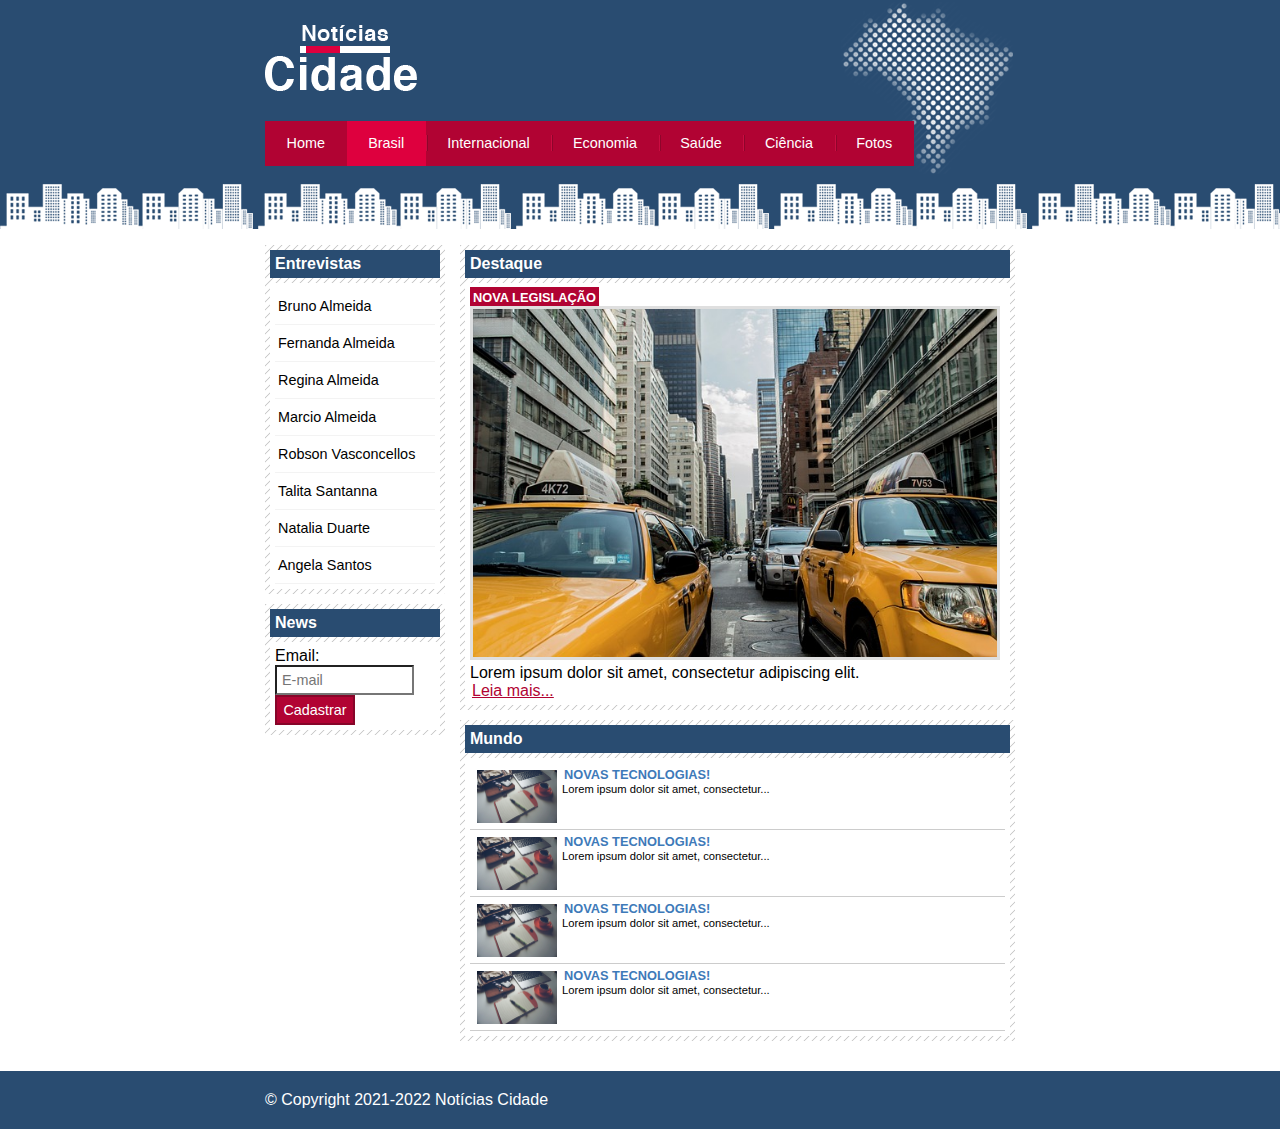
<file: ProjetoNoticiaCidade/brasil.html>
<!DOCTYPE html>
<html>
	<head>
		<meta charset="utf-8">
		<title>Notícias Cidade - Seu site de notícias</title>
		<link rel="stylesheet" type="text/css" href="css/estilo.css"> <!-- Estilo customizado CSS -->
	</head>
	
	<body id="duas-colunas" class="brasil">
		<!-- Início Container-->
		<div id="container">
			<!-- Início Topo-->
			<div id="topo">
				<h1 class="logo">Notícias Cidade</h1>
				
				<ul id="navegacao">
					<li class="primeiro"><a id="home" href="index.html">Home</a></li>
					<li><a id="brasil" href="brasil.html">Brasil</a></li>
					<li><a id="internacional" href="internacional.html">Internacional</a></li>
					<li><a id="economia" href="economia.html">Economia</a></li>
					<li><a id="saude" href="saude.html">Saúde</a></li>
					<li><a id="ciencia" href="ciencia.html">Ciência</a></li>
					<li><a id="fotos" href="fotos.html">Fotos</a></li>
				</ul>
			</div> <!-- Fim Topo-->

			<div id="conteudo">
				<!-- Inicio Primario -->
				<div id="primario">

					<div class="caixa destaque">
						<h2>Destaque</h2>
						<div class="caixa-conteudo">
							<h3>Nova Legislação</h3>
							<img class="imagem-principal" src="imagens/taxi.jpg" width="100%">
							<p>
								Lorem ipsum dolor sit amet,
								consectetur adipiscing elit.
							</p>
							<a href="">Leia mais...</a>
						</div>
					</div>

					<!-- Inicio conteudo Primario 2-->
					<div class="caixa">
						<h2>Mundo</h2>
						<div class="caixa-conteudo">
							<ul id="lista-noticias">
								<li>
									<a href="">
										<img src="imagens/tecnologia.jpg" width="80">
										<h3>Novas tecnologias!</h3>
										<p>Lorem ipsum dolor sit amet,
										consectetur...</p>
									</a>
								</li>
								<li>
									<a href="">
										<img src="imagens/tecnologia.jpg" width="80">
										<h3>Novas tecnologias!</h3>
										<p>Lorem ipsum dolor sit amet,
										consectetur...</p>
									</a>
								</li>
								<li>
									<a href="">
										<img src="imagens/tecnologia.jpg" width="80">
										<h3>Novas tecnologias!</h3>
										<p>Lorem ipsum dolor sit amet,
										consectetur...</p>
									</a>
								</li>
								<li>
									<a href="">
										<img src="imagens/tecnologia.jpg" width="80">
										<h3>Novas tecnologias!</h3>
										<p>Lorem ipsum dolor sit amet,
										consectetur...</p>
									</a>
								</li>
							</ul>
							
						</div>
					</div><!-- Fim conteudo Primario 2 -->

				</div> <!-- Fim Primário -->

				

				<!-- Inicio Lateral -->
				<div id="lateral">
					<div class="caixa">
						<h2>Entrevistas</h2>
						<div class="caixa-conteudo">
							<ul>
								<li><a href="bruno.html">Bruno Almeida</a></li>
								<li><a href="fernanda.html">Fernanda Almeida</a></li>
								<li><a href="regina.html">Regina Almeida</a></li>
								<li><a href="marcio.html">Marcio Almeida</a></li>
								<li><a href="robson.html">Robson Vasconcellos</a></li>
								<li><a href="talita.html">Talita Santanna</a></li>
								<li><a href="natalia.html">Natalia Duarte</a></li>
								<li><a href="angela.html">Angela Santos</a></li>
							</ul>
						</div>
					</div>

					<div class="caixa">
						<h2>News</h2>
						<div class="caixa-conteudo">
							<form>
								<div>
									<label for="email">Email:</label>
									<input type="text" name="email" id="email" placeholder="E-mail">
								</div>
								<div>
									<input class="submit" type="submit" value="Cadastrar">
								</div>
							</form>
						</div>
					</div>

				</div><!-- Fim Lateral -->

			</div> <!-- Fim Conteudo -->

		</div> <!-- Fim Container -->

		<div id="container-rodape" style="clear: both;"> 
			<div id="rodape">
				&copy; Copyright 2021-2022 Notícias Cidade
			</div>

		</div>

	</body>

</html>
</file>
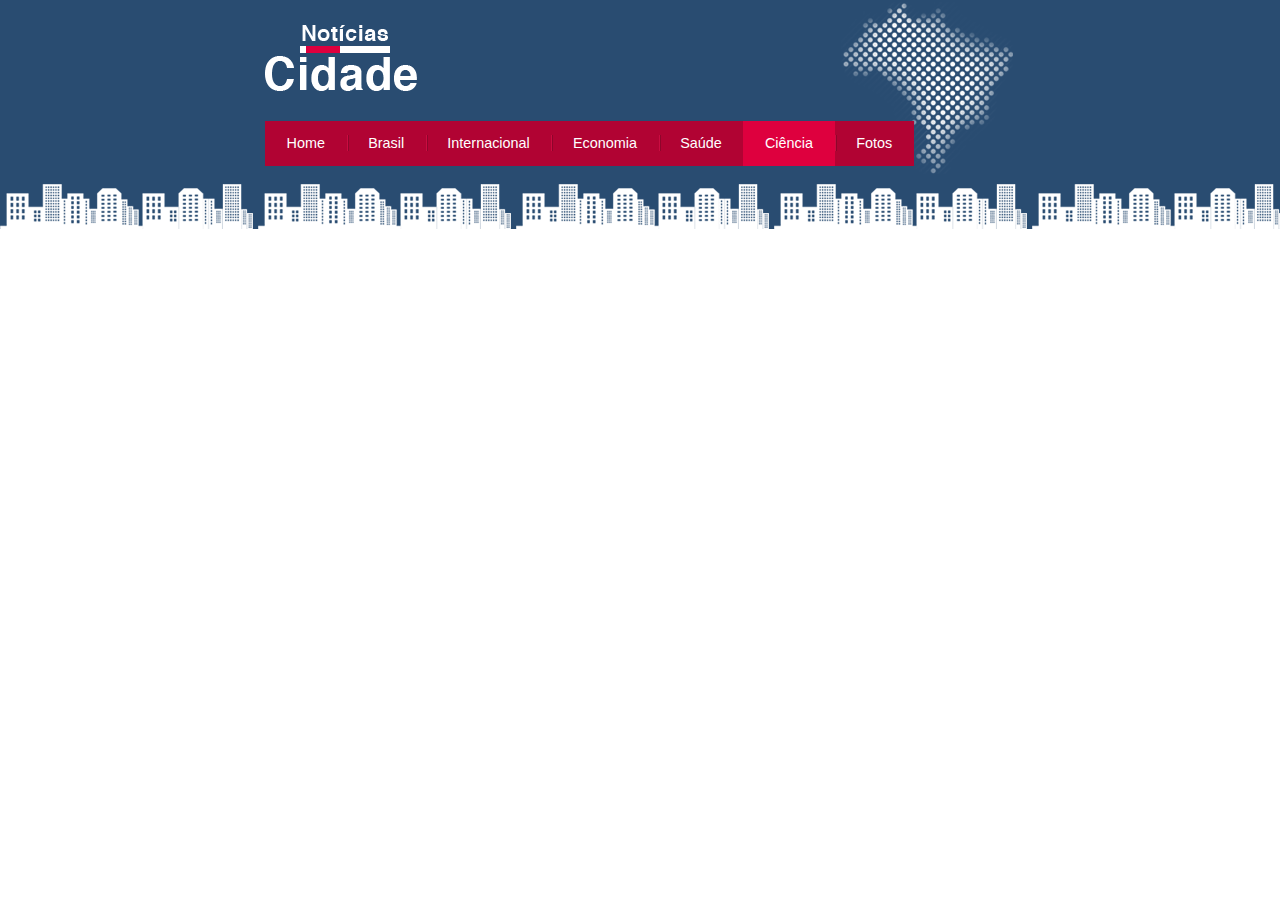
<file: ProjetoNoticiaCidade/ciencia.html>
<!DOCTYPE html>
<html>
	<head>
		<meta charset="utf-8">
		<title>Notícias Cidade - Seu site de notícias</title>
		<link rel="stylesheet" type="text/css" href="css/estilo.css"> <!-- Estilo customizado CSS -->
	</head>
	
	<body class="ciencia">

		<div id="container">
			<div id="topo">
				<h1 class="logo">Notícias Cidade</h1>
				
				<ul id="navegacao">
					<li class="primeiro"><a id="home" href="index.html">Home</a></li>
					<li><a id="brasil" href="brasil.html">Brasil</a></li>
					<li><a id="internacional" href="internacional.html">Internacional</a></li>
					<li><a id="economia" href="economia.html">Economia</a></li>
					<li><a id="saude" href="saude.html">Saúde</a></li>
					<li><a id="ciencia" href="ciencia.html">Ciência</a></li>
					<li><a id="fotos" href="fotos.html">Fotos</a></li>
				</ul>

			</div>
		</div>

	</body>

</html>
</file>
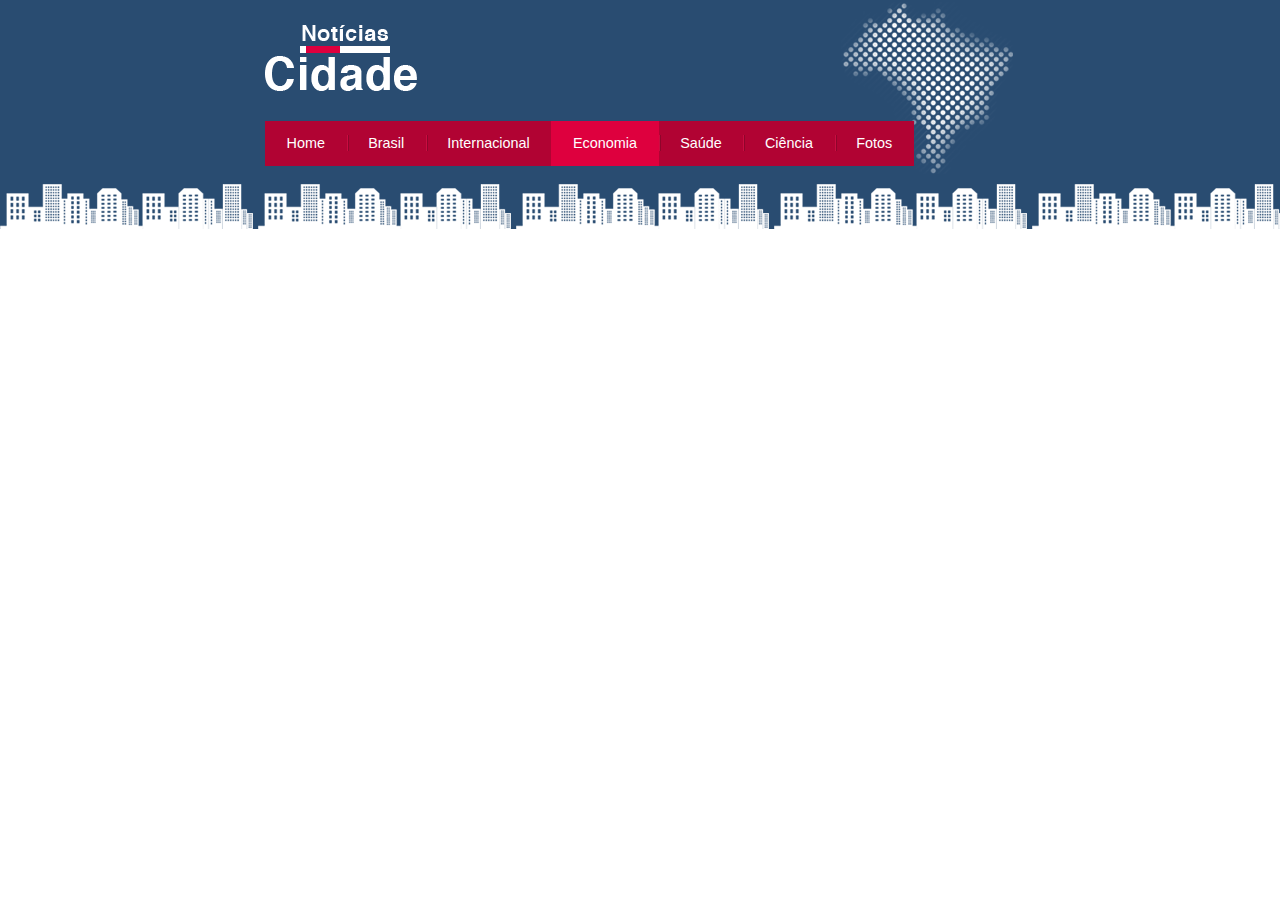
<file: ProjetoNoticiaCidade/economia.html>
<!DOCTYPE html>
<html>
	<head>
		<meta charset="utf-8">
		<title>Notícias Cidade - Seu site de notícias</title>
		<link rel="stylesheet" type="text/css" href="css/estilo.css"> <!-- Estilo customizado CSS -->
	</head>
	
	<body class="economia">

		<div id="container">
			<div id="topo">
				<h1 class="logo">Notícias Cidade</h1>
				
				<ul id="navegacao">
					<li class="primeiro"><a id="home" href="index.html">Home</a></li>
					<li><a id="brasil" href="brasil.html">Brasil</a></li>
					<li><a id="internacional" href="internacional.html">Internacional</a></li>
					<li><a id="economia" href="economia.html">Economia</a></li>
					<li><a id="saude" href="saude.html">Saúde</a></li>
					<li><a id="ciencia" href="ciencia.html">Ciência</a></li>
					<li><a id="fotos" href="fotos.html">Fotos</a></li>
				</ul>

			</div>
		</div>

	</body>

</html>
</file>
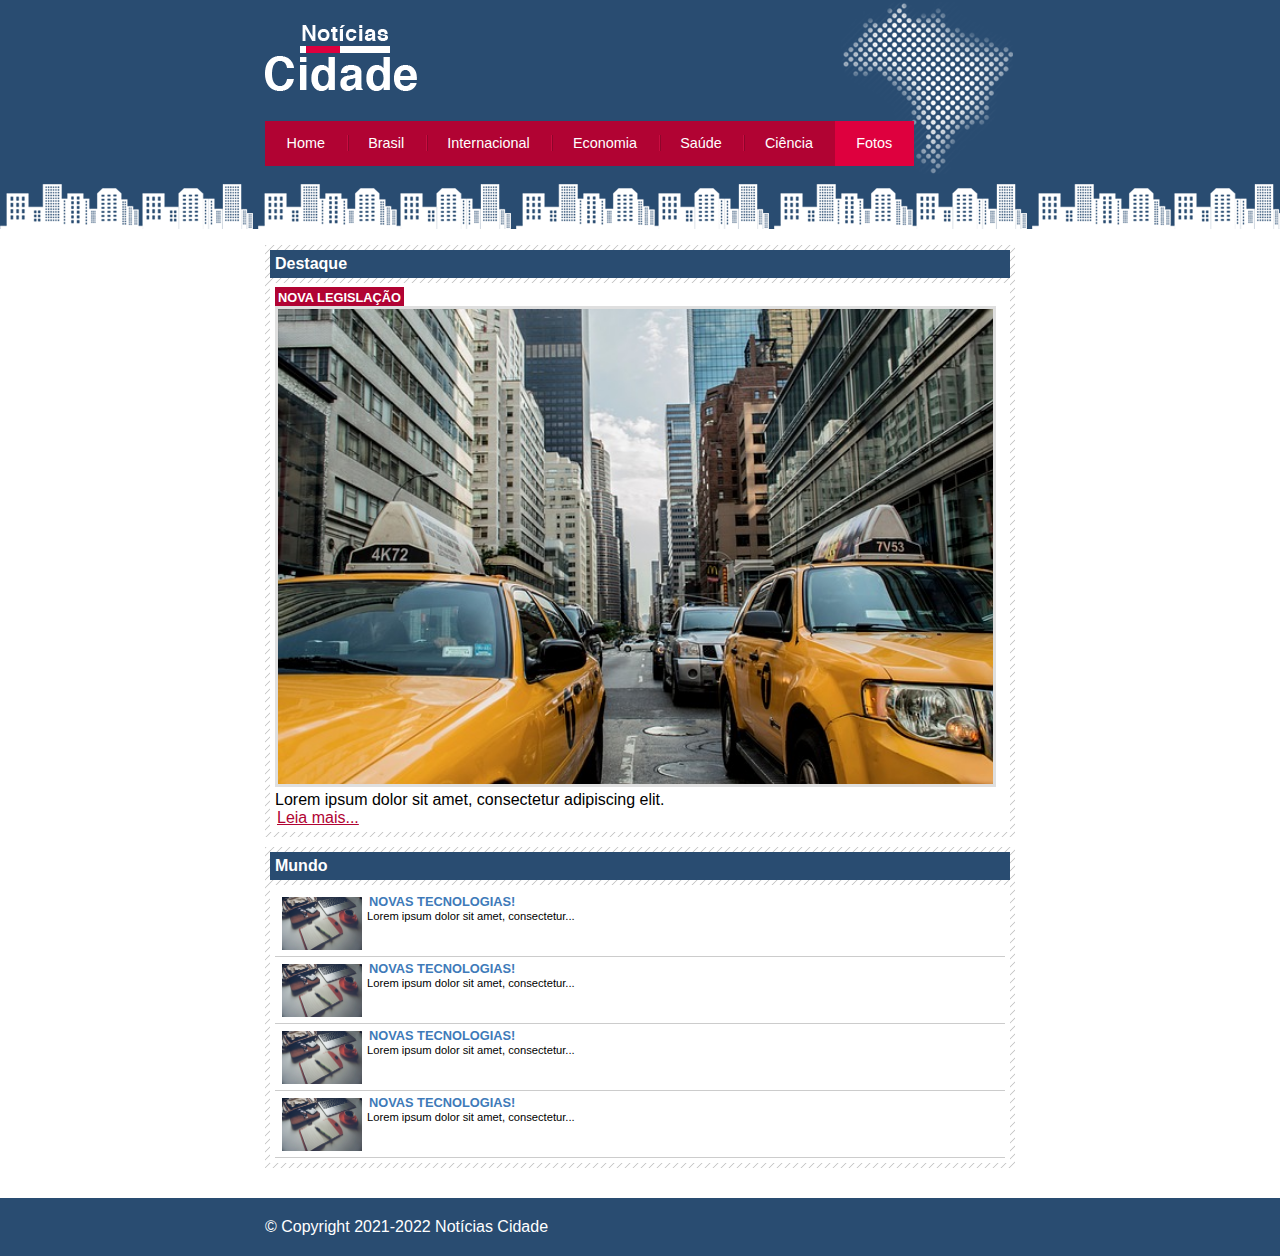
<file: ProjetoNoticiaCidade/fotos.html>
<!DOCTYPE html>
<html>
	<head>
		<meta charset="utf-8">
		<title>Notícias Cidade - Seu site de notícias</title>
		<link rel="stylesheet" type="text/css" href="css/estilo.css"> <!-- Estilo customizado CSS -->
	</head>
	
	<body id="uma-colunas" class="fotos">
		<!-- Início Container-->
		<div id="container">
			<!-- Início Topo-->
			<div id="topo">
				<h1 class="logo">Notícias Cidade</h1>
				
				<ul id="navegacao">
					<li class="primeiro"><a id="home" href="index.html">Home</a></li>
					<li><a id="brasil" href="brasil.html">Brasil</a></li>
					<li><a id="internacional" href="internacional.html">Internacional</a></li>
					<li><a id="economia" href="economia.html">Economia</a></li>
					<li><a id="saude" href="saude.html">Saúde</a></li>
					<li><a id="ciencia" href="ciencia.html">Ciência</a></li>
					<li><a id="fotos" href="fotos.html">Fotos</a></li>
				</ul>
			</div> <!-- Fim Topo-->

			<div id="conteudo">
				<!-- Inicio Primario -->
				<div id="primario">

					<div class="caixa destaque">
						<h2>Destaque</h2>
						<div class="caixa-conteudo">
							<h3>Nova Legislação</h3>
							<img class="imagem-principal" src="imagens/taxi.jpg" width="100%">
							<p>
								Lorem ipsum dolor sit amet,
								consectetur adipiscing elit.
							</p>
							<a href="">Leia mais...</a>
						</div>
					</div>

					<!-- Inicio conteudo Primario 2-->
					<div class="caixa">
						<h2>Mundo</h2>
						<div class="caixa-conteudo">
							<ul id="lista-noticias">
								<li>
									<a href="">
										<img src="imagens/tecnologia.jpg" width="80">
										<h3>Novas tecnologias!</h3>
										<p>Lorem ipsum dolor sit amet,
										consectetur...</p>
									</a>
								</li>
								<li>
									<a href="">
										<img src="imagens/tecnologia.jpg" width="80">
										<h3>Novas tecnologias!</h3>
										<p>Lorem ipsum dolor sit amet,
										consectetur...</p>
									</a>
								</li>
								<li>
									<a href="">
										<img src="imagens/tecnologia.jpg" width="80">
										<h3>Novas tecnologias!</h3>
										<p>Lorem ipsum dolor sit amet,
										consectetur...</p>
									</a>
								</li>
								<li>
									<a href="">
										<img src="imagens/tecnologia.jpg" width="80">
										<h3>Novas tecnologias!</h3>
										<p>Lorem ipsum dolor sit amet,
										consectetur...</p>
									</a>
								</li>
							</ul>
							
						</div>
					</div><!-- Fim conteudo Primario 2 -->

				</div> <!-- Fim Primário -->

				
			</div> <!-- Fim Conteudo -->

		</div> <!-- Fim Container -->

		<div id="container-rodape" style="clear: both;"> 
			<div id="rodape">
				&copy; Copyright 2021-2022 Notícias Cidade
			</div>

		</div>

	</body>

</html>
</file>
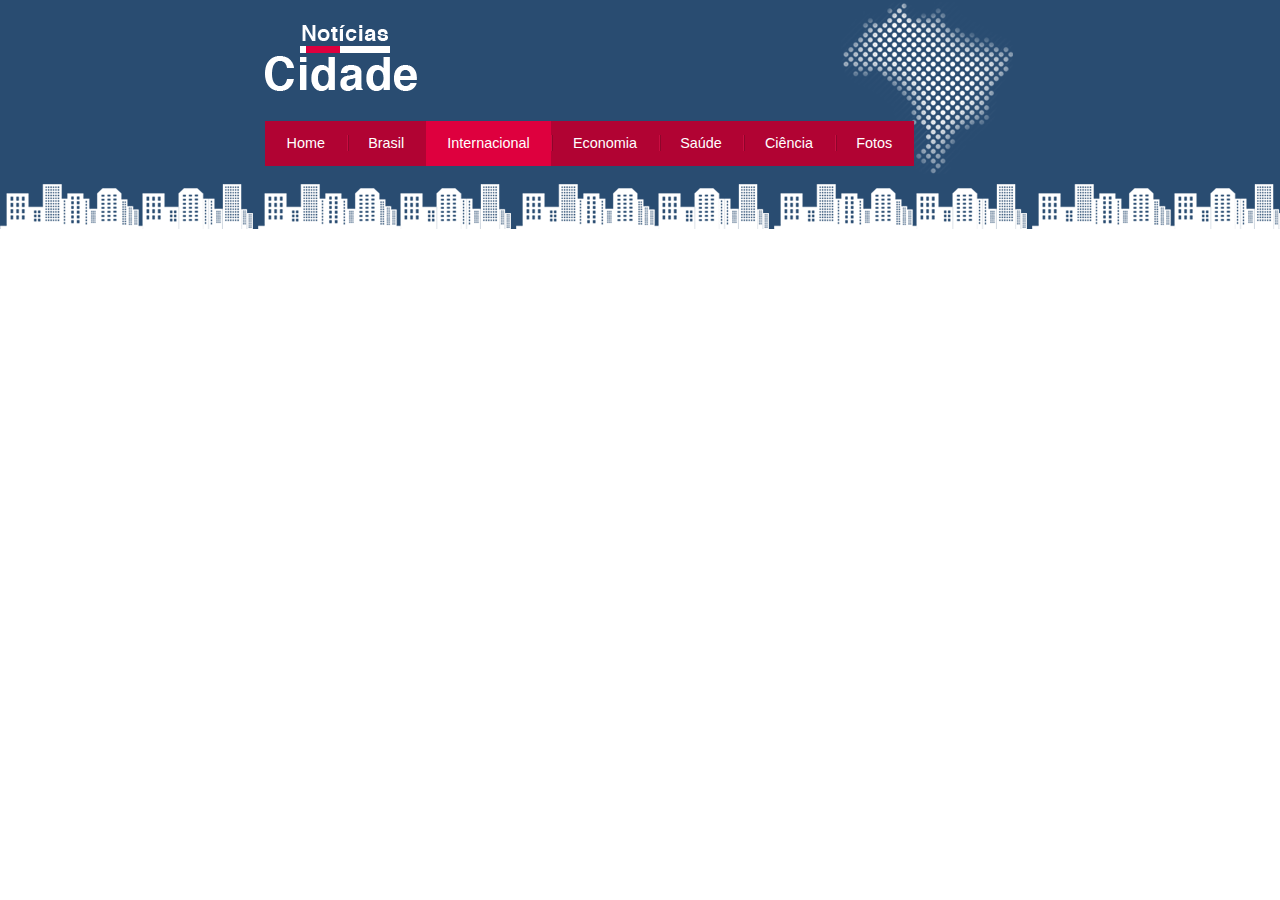
<file: ProjetoNoticiaCidade/internacional.html>
<!DOCTYPE html>
<html>
	<head>
		<meta charset="utf-8">
		<title>Notícias Cidade - Seu site de notícias</title>
		<link rel="stylesheet" type="text/css" href="css/estilo.css"> <!-- Estilo customizado CSS -->
	</head>
	
	<body class="internacional">

		<div id="container">
			<div id="topo">
				<h1 class="logo">Notícias Cidade</h1>
				
				<ul id="navegacao">
					<li class="primeiro"><a id="home" href="index.html">Home</a></li>
					<li><a id="brasil" href="brasil.html">Brasil</a></li>
					<li><a id="internacional" href="internacional.html">Internacional</a></li>
					<li><a id="economia" href="economia.html">Economia</a></li>
					<li><a id="saude" href="saude.html">Saúde</a></li>
					<li><a id="ciencia" href="ciencia.html">Ciência</a></li>
					<li><a id="fotos" href="fotos.html">Fotos</a></li>
				</ul>

			</div>
		</div>

	</body>

</html>
</file>
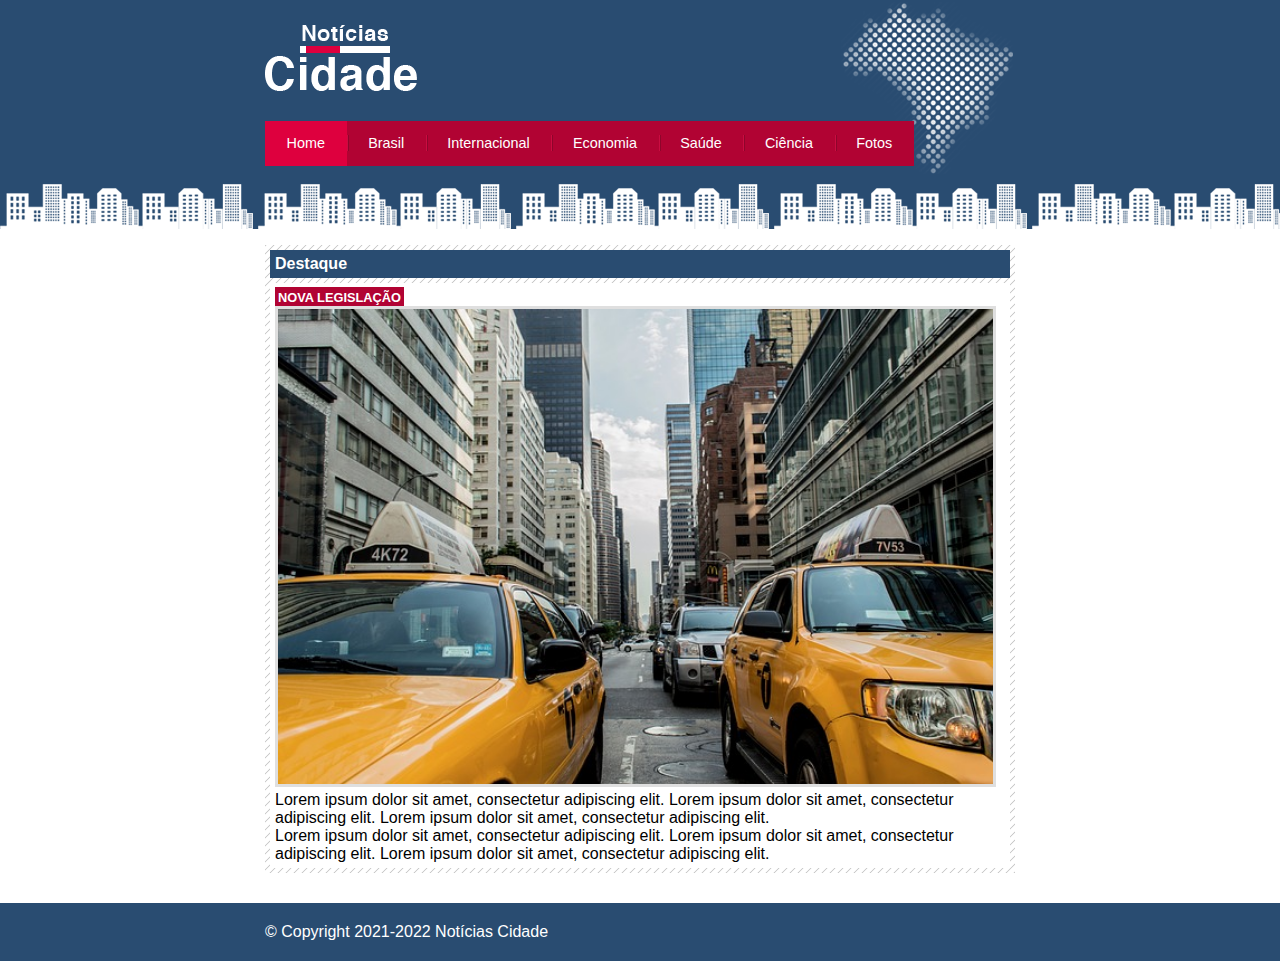
<file: ProjetoNoticiaCidade/novalegislacao.html>
<!DOCTYPE html>
<html>
	<head>
		<meta charset="utf-8">
		<title>Notícias Cidade - Seu site de notícias</title>
		<link rel="stylesheet" type="text/css" href="css/estilo.css"> <!-- Estilo customizado CSS -->
	</head>
	
	<body id="uma-colunas" class="home">
		<!-- Início Container-->
		<div id="container">
			<!-- Início Topo-->
			<div id="topo">
				<h1 class="logo">Notícias Cidade</h1>
				
				<ul id="navegacao">
					<li class="primeiro"><a id="home" href="index.html">Home</a></li>
					<li><a id="brasil" href="brasil.html">Brasil</a></li>
					<li><a id="internacional" href="internacional.html">Internacional</a></li>
					<li><a id="economia" href="economia.html">Economia</a></li>
					<li><a id="saude" href="saude.html">Saúde</a></li>
					<li><a id="ciencia" href="ciencia.html">Ciência</a></li>
					<li><a id="fotos" href="fotos.html">Fotos</a></li>
				</ul>
			</div> <!-- Fim Topo-->

			<div id="conteudo">
				<!-- Inicio Primario -->
				<div id="primario">

					<div class="caixa destaque">
						<h2>Destaque</h2>
						<div class="caixa-conteudo">
							<h3>Nova Legislação</h3>
							<img class="imagem-principal" src="imagens/taxi.jpg" width="100%">
							<p>
								Lorem ipsum dolor sit amet,
								consectetur adipiscing elit.
								Lorem ipsum dolor sit amet,
								consectetur adipiscing elit.
								Lorem ipsum dolor sit amet,
								consectetur adipiscing elit.
							</p>
							<p>
								Lorem ipsum dolor sit amet,
								consectetur adipiscing elit.
								Lorem ipsum dolor sit amet,
								consectetur adipiscing elit.
								Lorem ipsum dolor sit amet,
								consectetur adipiscing elit.
							</p>
							
						</div>
					</div>

					
				</div> <!-- Fim Primário -->

				
			</div> <!-- Fim Conteudo -->

		</div> <!-- Fim Container -->

		<div id="container-rodape" style="clear: both;"> 
			<div id="rodape">
				&copy; Copyright 2021-2022 Notícias Cidade
			</div>

		</div>

	</body>

</html>
</file>
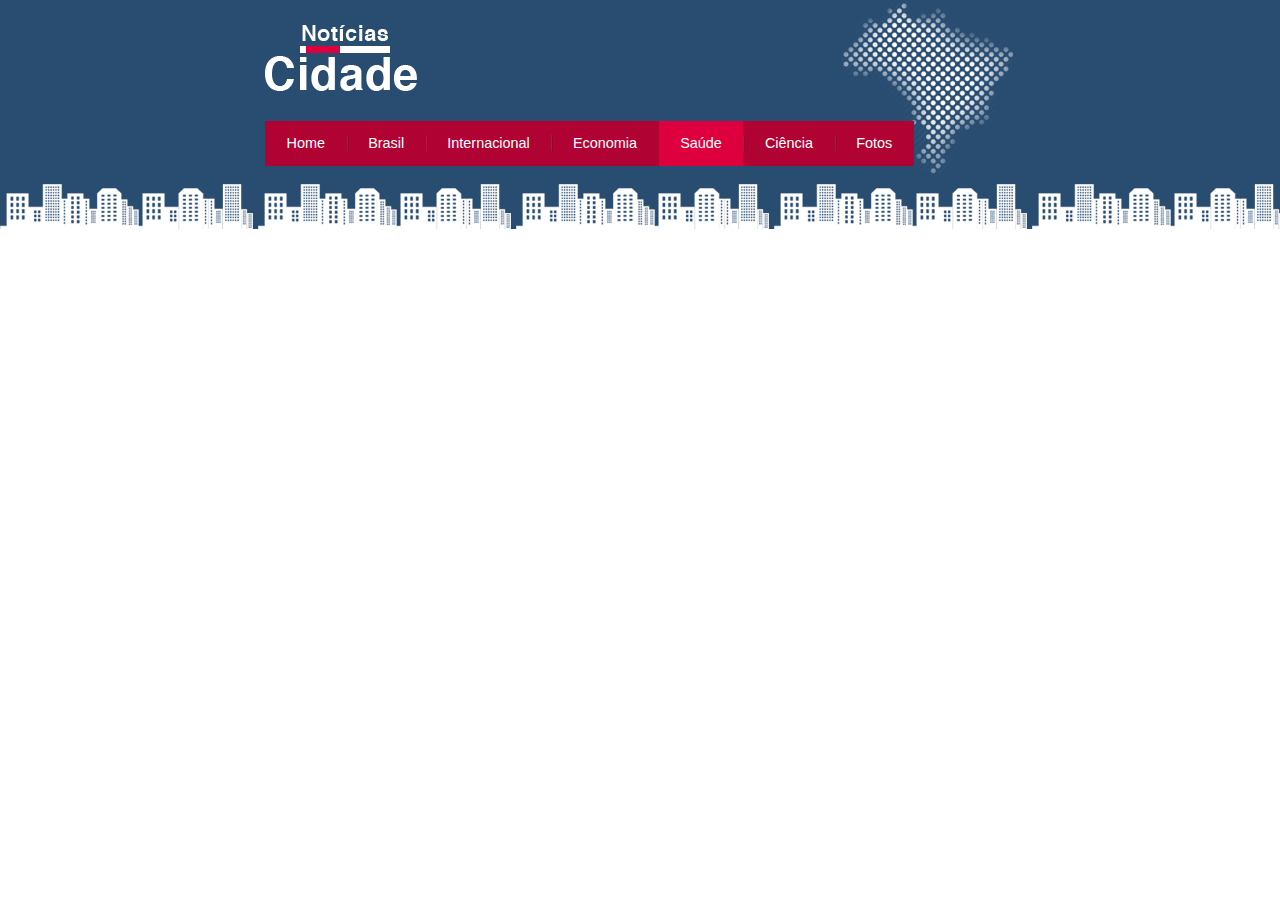
<file: ProjetoNoticiaCidade/saude.html>
<!DOCTYPE html>
<html>
	<head>
		<meta charset="utf-8">
		<title>Notícias Cidade - Seu site de notícias</title>
		<link rel="stylesheet" type="text/css" href="css/estilo.css"> <!-- Estilo customizado CSS -->
	</head>
	
	<body class="saude">

		<div id="container">
			<div id="topo">
				<h1 class="logo">Notícias Cidade</h1>
				
				<ul id="navegacao">
					<li class="primeiro"><a id="home" href="index.html">Home</a></li>
					<li><a id="brasil" href="brasil.html">Brasil</a></li>
					<li><a id="internacional" href="internacional.html">Internacional</a></li>
					<li><a id="economia" href="economia.html">Economia</a></li>
					<li><a id="saude" href="saude.html">Saúde</a></li>
					<li><a id="ciencia" href="ciencia.html">Ciência</a></li>
					<li><a id="fotos" href="fotos.html">Fotos</a></li>
				</ul>

			</div>
		</div>

	</body>

</html>
</file>
<file: ParallaxCSS/css/estilo.css>
body, html {
			margin: 0;
			font: 16px "Lato", sans-serif;
			color: #777;
			height: 100%;
		}

		.conteudo {
			color: #777;
			background-color: white;
			text-align: justify;
			padding: 50px 80px;
		}

		h3 {
			text-transform: uppercase;
			color: #111;
			text-align: center;
		}

		p{
			margin-bottom: 20px;
		}

		/* Efeito Parallax
		-------------------------------*/
		.caixa1, .caixa2, .caixa3, .caixa4 {
			position: relative;
			height: 100%;
			opacity: 0.8; /* Opacidade da imagem */
			background-repeat: no-repeat;
			background-size: cover;
			background-position: center;
			background-attachment: fixed; /* Efeito PARALLAX */
		}

		.caixa1 {
			background-image: url(../imagens/imagem1.jpg) ;
		}

		.caixa2 {
			background-image: url(../imagens/imagem2.jpg);
		}

		.caixa3 {
			background-image: url(../imagens/imagem3.jpg);
		}

		.caixa4 {
			background-image: url(../imagens/imagem4.jpg);
		}


		.conteudo-titulo{
			position: absolute;
			left: 0%;
			top: 45%;
			width: 100%;
			text-align: center;
		}

		.conteudo-titulo span.titulo{
			background-color: #111;
			padding: 18px;
			font-size: 25px;
			letter-spacing: 5px;
			color: #fff;
			text-transform: uppercase;
		}
</file>
<file: ProjetoChaleHotel/css/estilo.css>
/* Estrutura do Site */

*{
	margin: 0;
	padding: 0;
}

body{
	font-family: Helvetica, "Trebuchet MS", sans-serif;
	background: #fff url(../imagens/bg.png);
	margin: 15px;
}

#container{
	background: #ede9cc url(../imagens/bg-container.png) top center repeat-y;
	margin: 0 auto;
	min-width: 740px;
	max-width: 1180px;
}

/* Topo do Site */

#topo{
	background: #dbcd87;
	height: 15.4em;
	min-height: 250px;
	position: relative;
}

#area-logo{
	background: url(../imagens/topo-imagem-principal.png) no-repeat;
	width: 100%;
	height: 250px;
	position: absolute;
	z-index: 1;
	top: 0;
	left: 0;
}

.logo a{
	position: absolute;
	top: 15px;
	left: 15px;
	z-index: 3;
	background: url(../imagens/logo.png) no-repeat;
	width: 151px;
	height: 66px;
	text-indent: -9000px;
}

#area-menu{
	background: url(../imagens/topo-imagem-lateral.png) no-repeat;
	width: 450px;
	height: 250px;
	position: absolute;
	z-index: 2;
	top: 0;
	right: 0;
}

#conteudo-menu{
	margin-left: 90px;
	margin-right: 15px;
	padding-top: 15px;
}

#menu-locais{
	border-bottom: 1px solid #b5ab56;
	border-top: 1px solid #b5ab56;
	padding-top: 5px;
	padding-bottom: 5px;
	font-size: 0.7em;
	color: #8b8448;
}

#menu-locais .locais{
	float: left;
	line-height: 2.1em;
}

a{
	text-decoration: none;
}

a.reserva{
	text-transform: uppercase;
	background: #a29750;
	color: #fff5b0;
	padding: 5px 10px;
	float: right;
}


/* Barra de Navegação Vertical */

#menu{
	margin-top: 15px;
}

ul{
	list-style: none;
}

ul#navegacao{
	float: left;
}

ul#navegacao a{
	text-transform: uppercase;
	font-size: 0.8em;
	padding: 5px;
	color: #6e672c;
	line-height: 30px;
}

ul#navegacao a:hover{
	background: #fdf6be;
}

.depoimento{
	width: 226px;
	height: 164px;
	float: right;
}


/* Área de Conteúdos */

#area-principal{
	float: left;
	width: 50%;
	background: url(../imagens/bg-area-principal.png) top left repeat-x;
	padding: 15px 0px;
}

#area-lateral{
	float: right;
	width: 50%;
	background: url(../imagens/bg-area-lateral.png) top left repeat-x;
	padding: 20px 0px;
}

.conteudo{
	margin: 0 auto;
	width: 90%;
}


#rodape{
	clear: both;
	padding: 16px;
	background: #fff url(../imagens/bg-rodape.png) repeat-x top;
	color: #7d7640;
	text-align: center;
}

/* Formatação de Textos */

h2{
	color: #7d7640;
	font-size: 1.1em;
	padding: 5px 0px;
}

p{
	font-size: 1em;
	margin-bottom: 10px;
}

/* Formatação da area Lateral direita */

#beneficios li{
	padding: 8px;
	border-bottom: 1px solid #f3efcb;
	height: 6em;
}

#beneficios li a img{
	float: left;
	margin-right: 8px;
}

#beneficios li a p{
	color: #000;
	font-size: 0.8em;
}

#beneficios li a h3{
	font-size: 1em;
	color: #615b2d;
	padding: 5px 0;
	background: url(../imagens/ornamento.png) no-repeat center right;
}

#beneficios li:hover{
	background: #f6f3d6;
	cursor: pointer;
}
</file>
<file: ProjetoFlexBox/style.css>
*{
    margin: 0;
    padding: 0;
    font-family: 'Open Sans', sans-serif;
}

ul{
    list-style: none;
    margin: 0;
    padding: 0;
}

ul li a{
    text-decoration: none;
}

div img{
    display: block;
    width: 100%;
}

.flex-container{
    display: flex;
    max-width: 992px;
    margin: auto;
    width: 100%;
    min-width: 320px;
}

header{
    background-color: #122a57;
    height: 100px;
    display: flex;
    align-items: center;
    color: #fff;
}

header .list-items{
    display: flex;
    max-width: 260px;
    width: 100%;
    justify-content: space-between;
    align-items: center;
}

.list-items li a{
    color: #fff;
}

.menu{
    justify-content: space-between;
}

.apresentacao{
    height: 100vh;
    align-items: center;
    justify-content: space-between;
}

.apresentacao .texto-apresentacao{
    min-height: 200px;
}

.texto-apresentacao h1{
    color: #122a57;
    font-size: 48px;
    margin-bottom: 10px;
}

.btn{
    background-color: #122a57;
    color: #fff;
    text-align: center;
    border-radius: 30px;
    width: 220px;
    display: block;
    text-decoration: none;
    height: 50px;
    line-height: 50px;
    margin-top: 10px;
    margin-bottom: 10px;
}

#quem-somos{
    flex-direction: row-reverse;
    align-items: center;
    justify-content: space-between;
}

#quem-somos h2{
    font-size: 32px;
    color: #122a57;
    display: flex;
    margin-bottom: 20px;
}

#quem-somos h2::before{
    content: "";
    height: 50px;
    width: 5px;
    margin-right: 5px;
    background-color: #122a57;
    position: relative;
}

#quem-somos p{
    margin-bottom: 10px;
    width: 90%;
}

#quem-somos img{
    min-width: 420px;
}

.container-externa{
    background-color: #122a57;
    width: 100%;
}

#servicos{
    flex-direction: column;
    padding-top: 50px;
    padding-bottom: 100px;
}
#servicos h2{
    color: #fff;
    font-size: 32px;
    margin-bottom: 20px;
}
.list-servicos{
    display: flex;
    justify-content: space-between;
}
.list-servicos .item-servico{
    text-align: center;
}
.item-servico a{
    width: 220px;
    background-color: #fff;
    border-radius: 30px;
    height: 50px;
    text-align: center;
    margin-top: 20px;
    line-height: 50px;
    padding: 5px 10px;
    color: #122a57;
    font-size: 12px;
    text-decoration: none;
    font-weight: 700;
}
.item-servico p{
    font-weight: 700;
    font-size: 18px;
    color: #fff;
    margin-top: 20px;
}
.item-servico img{
    width: 80%;
    margin: auto;
}

#planos{
    flex-direction: column;
    min-height: 100vh;
    padding-top: 50px;
}
#planos h2{
    font-size: 32px;

}
.list-planos{
    display: flex;
    align-items: flex-end;
    justify-content: space-between;
}
.item-planos{
    flex: 1;
    border: 5px solid #122a57;
    margin-right: 20px;
    padding: 10px;
    max-width: 240px;
}
.item-planos .btn{
    margin: auto;
    margin-bottom: 20px;
}
.item-planos h3{
    font-size: 24px;
    display: flex;
    flex-direction: column;
    text-align: center;
    margin-top: 20px;
}
.item-planos h3::after{
    content: "";
    background-color: #122a57;
    width: 100%;
    height: 3px;
    margin-top: 20px;
    margin-bottom: 10px;
}
.item-planos ul{
    padding: 10px 20px;
    display: flex;
    flex-direction: column;
    margin-bottom: 10px;
}
.item-planos ul li{
    display: flex;
    flex-wrap: nowrap;
    align-items: center;
}

.item-planos ul li::before{
    content: "";
    width: 10px;
    height: 10px;
    background-color: #122a57;
    margin-right: 5px;
}

footer{
    background-color: #122a57;
    height: 70px;
    display: flex;
    align-items: center;
}

footer .footer{
    justify-content: space-between;
    color: #fff;
}

/* MOBILE */
@media(max-width: 992px){
    .flex-container{
        flex-direction: column;
    }

    .apresentacao{
        flex-direction: column-reverse;
    }

    .apresentacao .texto-apresentacao{
        width: 100%;
    }

    #quem-somos{
        flex-direction: column-reverse;
    }

    #quem-somos img{
        min-width: 320px;
        margin: auto;
    }

    .list-servicos{
        flex-direction: column;
    }

    .item-servico img{
        width: 50%;
        margin: auto;
    }

    .list-planos{
        flex-direction: column;
        align-items: flex-start;
        margin-bottom: 20px;
    }

    .list-planos .item-planos{
        max-width: 90%;
        margin: auto;
        width: 100%;
        margin-bottom: 20px;
    }
}
</file>
<file: ProjetoInstagram/css/style.css>
* {
    padding: 0;
    margin: 0;
    box-sizing: border-box;
    text-decoration: none;
    font-family: sans-serif;
    font-size: 14px;
}

body {
    width: 100%;
    min-height: 100vh;
    background-color: rgb(243, 243, 243);
    margin: 0;
    padding: 0;
    display: flex;
    justify-content: center;
}

.instagram-wrapper {
    display: flex;
    align-items: center;
    justify-content: start;
    width: 60%;
    height: 100vh;
}

.instagram-phone {
    display: flex;
    align-items: center;
    justify-content: center;
    width: 50%;
}

.instagram-phone img {
    height: 50rem;
}

.instagram-continue {
    display: flex;
    align-items: center; /* horizontal */
    justify-content: space-around; /* vertical */
    flex-direction: column;
    width: 50%;
    min-height: 34rem;
}

.group {
    display: flex;
    justify-content: space-between;
    align-items: center;
    flex-direction: column;
    background-color: #ffffff;
    width: 100%;
    padding: 1.3rem 0;
    border: 1px solid lightgray;
}

.group:nth-child(1) {
    min-height: 19rem;
}

.instagram-logo {
    height: 3rem;
}

.profile-photo {
    display: flex;
    justify-content: center;
    align-items: center;
    border-radius: 50%;
    overflow: hidden;
}

.profile-photo img {
    height: 6rem;
}

.instagram-login {
    background-color: #0095f6;
    color: #ffffff;
    padding: 8px;
    border-radius: 4px;
}

.instagram-logout {
    color: #0095f6;
    margin-top: 1rem;
}

.not-account {
    color: rgb(160, 160, 160);
}

.link-blue {
    color: #0095f6;
}

.get-the-app {
    display: flex;
    flex-direction: column;
    align-items: center;
    justify-content: center;
    width: 100%;
    padding: 1.3rem 0;
}

.download {
    display: flex;
    width: 100%;
    justify-content: space-evenly;
    align-items: center;
    padding: 1rem;
}

.app-download {
    height: 3rem;
    width: 10rem;
    background-size: cover;
}

.app-download:nth-child(1) {
    background-image: url('../img/apple-button.png');
}

.app-download:nth-child(2) {
    background-image: url('../img/googleplay-button.png');
}

/* media queries */


@media (max-width: 1024px) {
    .instagram-wrapper {
        width: 90%;
    }
}

@media (max-width: 650px) {
    body {
        background-color: #ffffff;
    }

    .instagram-wrapper {
        width: 90%;
    }

    .instagram-phone {
        display: none;
    }

    .instagram-continue {
        width: 100%;
    }
    
    .group {
        border: 1px solid transparent;
    }
}
</file>
<file: ProjetoMuseuNacional/css/estilo.css>
/* Estrutura do site
------------------------------------ */
body {
	background: #f4f2ec url(../img/fundo.png) repeat-x;
	font: 12px "Lucida Grande", "Lucida Sans Unicode", Arial, sans-serif;
}

#container {
	width: 1080px;
	margin: 0 auto;
}

a:link, a:active, a:visited {
	color: #af670a;
	text-decoration: none;
}

a:hover {
	color: #227115;
}

/* Logo 
------------------------------------ */
#logo h1 {
	float: left;
}

#logo a {
	width: 248px;
	height: 21px;
	text-indent:  -9999px;
	display: block;
	background: url(../img/logo.png) no-repeat;
}


/* Barra de navegação 
------------------------------------ */
header {
	padding: 15px 0;
	height: 55px;
}

nav ul {
	list-style: none;
	margin: 20px;
	float: right;
}

nav ul li {
	float: left;
}

nav ul li a:link {
	display: block;
	margin-right: 25px;
	padding-bottom: 3px;
	text-transform: uppercase;
}

nav ul li a:hover {
	border-bottom: 1px solid #535858;
}

/* Principal 
------------------------------------ */
#conteudo {
	width: 710px;
	float: left;
	margin-bottom: 20px;
}

aside {
	width: 350px;
	float: right;
	background: #ebe7dd;
	padding-bottom: 30px;
	margin-bottom: 20px;
}

section#visita {
	background: #cdc8b1;
	padding: 10px 27px 27px 27px;
	margin-top: 10px;
}

section#galeria {
	padding: 0 27px 0 27px;
}

section#galeria a {
	display: block;
	background: url(../img/fundo-foto.png) no-repeat;
	float: left;
	padding: 17px 15px 17px 15px;
	margin: 10px 0 0 20px;
}

section#galeria img {
	margin-left: 2px;
	margin-top: 3px;
}

article#video {
	float: left;
	width: 310px;
	margin-left: 25px;
}

article#mapa {
	float: left;
	width: 310px;
	margin-left: 37px;
}

article#exposicoes {
	float: left;
	width: 310px;
	margin: 15px 0 0 25px;
}

article#historia {
	float: left;
	width: 310px;
	margin: 15px 0 0 37px;
}

h3 {
	color: #227115;
	font-size: 1.0em;
	margin-bottom: 15px;
	text-transform: uppercase;
}

h4 {
	color: #86521a;
	text-transform: uppercase;
	padding-bottom: 3px;
	margin-bottom: 0;
}

/* Rodapé
------------------------------------ */
footer {
	clear: both;
	padding: 20px 0 30px 0;
	text-align: center;
	background: url(../img/fundo-rodape.png) no-repeat center top;
	margin-top: 20px;
}

footer>p a {
	padding: 2px 10px;
}


/* Formulários
------------------------------------ */
input {
	height: 20px;
	width: 80px;
	background: #fff;
	border: none;
	font-size: 1em;
}

input.campo {
	border:1px solid #ada484;
}

input.botao {
	background: #9b9271;
	color: white;
	width: 100%;
	height: 40px;
	font-size: 1.2em;
}

fieldset {
	border: none;
}

legend {
	display: none;
	text-indent:  -9999px;
}
</file>
<file: ProjetoNoticiaCidade/css/estilo.css>
/* ESTRUTURA DO SITE */

*{
	margin: 0;
	padding: 0;
}

body{
	font-family: "Trebuchet MS", Helvetica, sans-serif;
	background: #fff url(../imagens/fundo.png) repeat-x;
}

/* Barra de Navegação */

a:link, a:visited{
	color: #b10333;
	padding: 2px;
}

a:hover{
	color: #e50040;
}

ul{
	margin: 0;
	padding: 0;
	list-style: none;
}

#container{
	width: 750px;
	margin: 0 auto;
}

#topo{
	height: 150px;
	background: url(../imagens/detalhe-topo.png) no-repeat right top;
	padding-top: 25px;
}

#topo ul{
	margin-top: 30px;
	background: #b10333;
	float: left;
}

#topo ul li{
	float: left;
}

#topo ul a{
	font-size: 0.9em;
	display: block;
	padding: 0.5em 1.5em;
	line-height: 2.1em;
	text-decoration: none;
	color: #fff;
	background: url(../imagens/divisor.png) no-repeat left center;
}

#topo ul .primeiro a{
	background: none;
}

#topo ul a:hover{
	color: #69001d;
}

body.home #navegacao a#home,
body.brasil #navegacao a#brasil,
body.internacional #navegacao a#internacional,
body.economia #navegacao a#economia,
body.saude #navegacao a#saude,
body.ciencia #navegacao a#ciencia,
body.fotos #navegacao a#fotos
{
	color: #fff;
	background: #de003e;
	cursor: text;
}

.logo{
	width: 152px;
	height: 66px;
	background: url(../imagens/logo.png) no-repeat center;
	text-indent: -3000px;
}

/* Configura Layout de 3 conlunas */

#conteudo{
	margin-top: 60px;
	background: #f5f5f5;
}

#lateral{
	width: 180px;
	margin: 0 0 20px -750px;
	float: left;
}

#primario{
	width: 270px;
	margin: 0 0 20px 195px;
	float: left;
}

#duas-colunas #primario{
	width: 555px;
}

#uma-colunas #primario{
	width: 750px;
	margin: 0 0 20px 0;
}

#secundario{
	width: 270px;
	margin: 0 0 20px 15px;
	float: left;
}

/*Caixa*/

.caixa{
	margin: 10px 0;
	padding: 5px;
	background: #f3f3f3 url(../imagens/fundo-caixa.png);
}

h2 {
	font-size: 1em;
	background: #294c71;
	color: #fff;
	padding: 5px;
}

.caixa-conteudo{
	background: #fff;
	padding: 5px;
	margin-top: 5px;
}

/* Formatar menus laterais */

#lateral ul a{
	font-size: 0.9em;
	padding: 3px;
	display: block;
	line-height: 30px;
	color: #000;
	text-decoration: none;
	border-bottom: 1px solid #f3f3f3;
}

#lateral ul a:hover{
	background: #f9f9f9 url(../imagens/marcador.png) no-repeat left center;
	padding-left: 20px ;
	color: #a1a1a1;
}

/* Formatando formulários*/

label{
	display: block;
	cursor: pointer;
}

input{
	padding: 5px;
	width: 125px;
	font-size: 0.9em;
	background: #fff;
}

input.submit{
	width: 80px;
	color: #fff;
	background-color: #b10333;
	border: 2px solid #870529;
}

/* Formatando imagens */

img.imagem-principal{
	width: 98%;
	border: 3px solid #dfdfdf;
}

/* Formatando cabeçalhos */

h3{
	text-transform: uppercase;
	display: inline;
	font-size: 0.8em;
	padding: 3px;
}

.destaque h3{
	background: #b10333;
	color: #fff;
}

.entrevista h3{
	background: #de003e;
}

/* Formatando a lista de notícias */

#lista-noticias li{
	padding: 2px;
	border-bottom: 1px solid #ccc;
	height: 62px;
}

#lista-noticias li a img{
	float: left;
	margin: 5px;
}

#lista-noticias li a{
	text-decoration: none;
}

#lista-noticias li a h3{
	font-size: 0.8em;
	padding: 0;
	color: #3e7ab9;
}

#lista-noticias li a p{
	font-size: 0.7em;
	color: #000;
}

#lista-noticias li:hover{
	background: #eee;
	cursor: pointer;
}


/* Rodapé */

#container-rodape{
	background: #294c71;
	padding: 20px;
}

#rodape{
	width: 750px;
	margin: 0 auto;
	color: #fff;
}
</file>
<file: ProjetoTecBlog/css/estilo.css>
/* Limpar formatações padrão */
*{
	margin: 0;
	padding: 0;
}

body{
	font-size: 1em;
	font-family: "Trebuchet MS", Helvetica, sans-serif;
	background: #e6e6e6;
}

/* LAYOUT */

#area-cabecalho{
	background-color: #f7b600;
	padding: 15px;
	text-align: center;
}

#area-logo, #area-menu{
	padding: 10px;
}

#area-principal{
	width: 920px;
	margin: 0 auto;
	padding: 15px;
}

#area-postagens{
	width: 660px;
	float: left;
}

.postagem{
	padding: 20px;
	margin-bottom: 20px;
	background: white;
}

.conteudo-lateral{
	background: white;
	padding: 10px;
	margin-bottom: 20px;
}

.postagem-lateral{
	font-size: 0.8em;
	padding: 5px;
	border-bottom: 1px dotted #CCC;
}

#area-lateral{
	width: 240px;
	float: right;
}

#rodape{
	clear: both;
	text-align: center;
	padding: 15px;
	background: #CCC;
}

/* FORMATAÇÃO DO MENU */

a{
	text-decoration: none;
}

a:link, a:visited{
	color: #f7b600;
}

a:hover{
	text-decoration: underline;
}

#area-cabecalho a:link, #area-cabecalho a:visited{
	color: #FFF;
	padding: 8px 12px;
}

#area-cabecalho a:hover{
	color: #f7b600;
	background: #FFF;
	text-decoration: none;
}


/* FORMATAÇÔES GERAIS */

h1{
	color: #4e4e4e;
	font-size: 2.5em;
}

h2{
	color: #f7b600;
}

h3{
	color: #565656;
	background: #CCC;
	padding: 5px;
}

.data-postagem{
	font-size: 0.8em;
	border-bottom: 1px solid #f4f4f4;
	padding-bottom: 10px;
	margin-bottom: 10px;
	display: block;
}

.branco{
	color: white;
}
</file>
